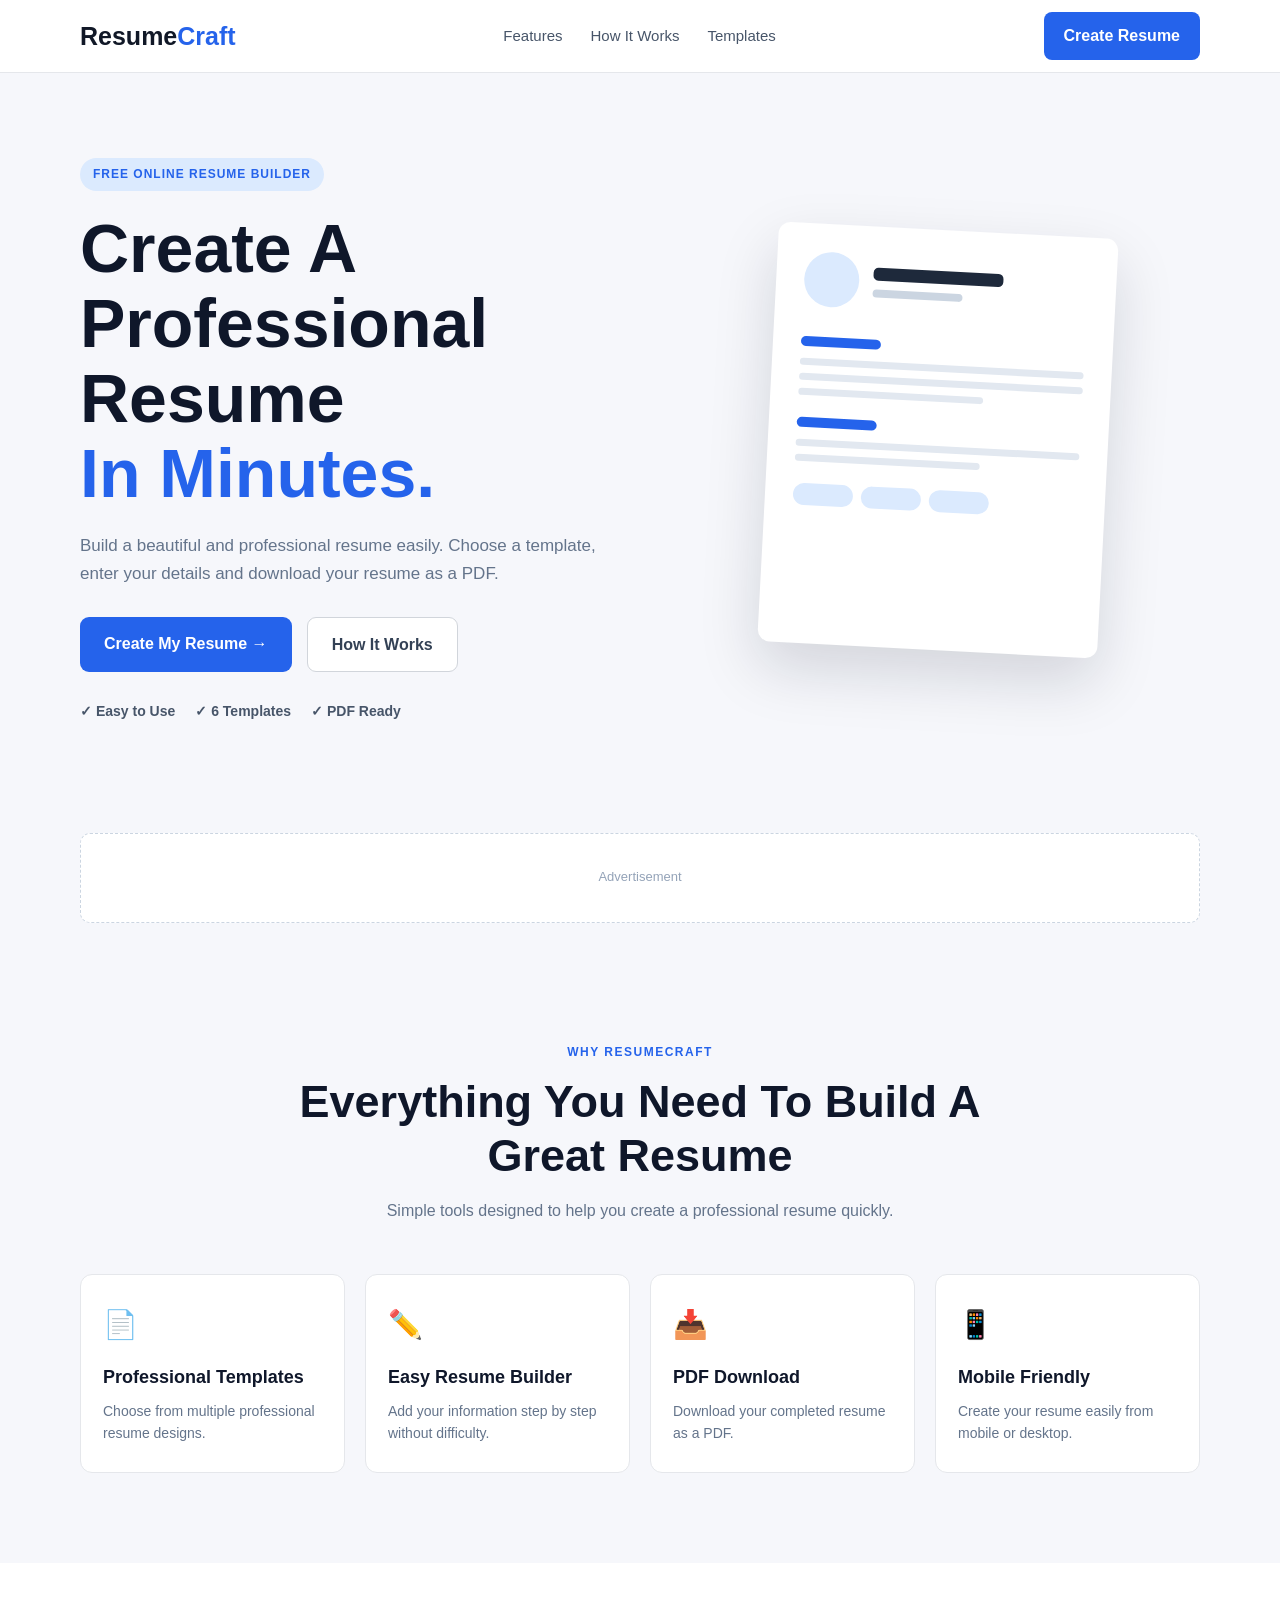
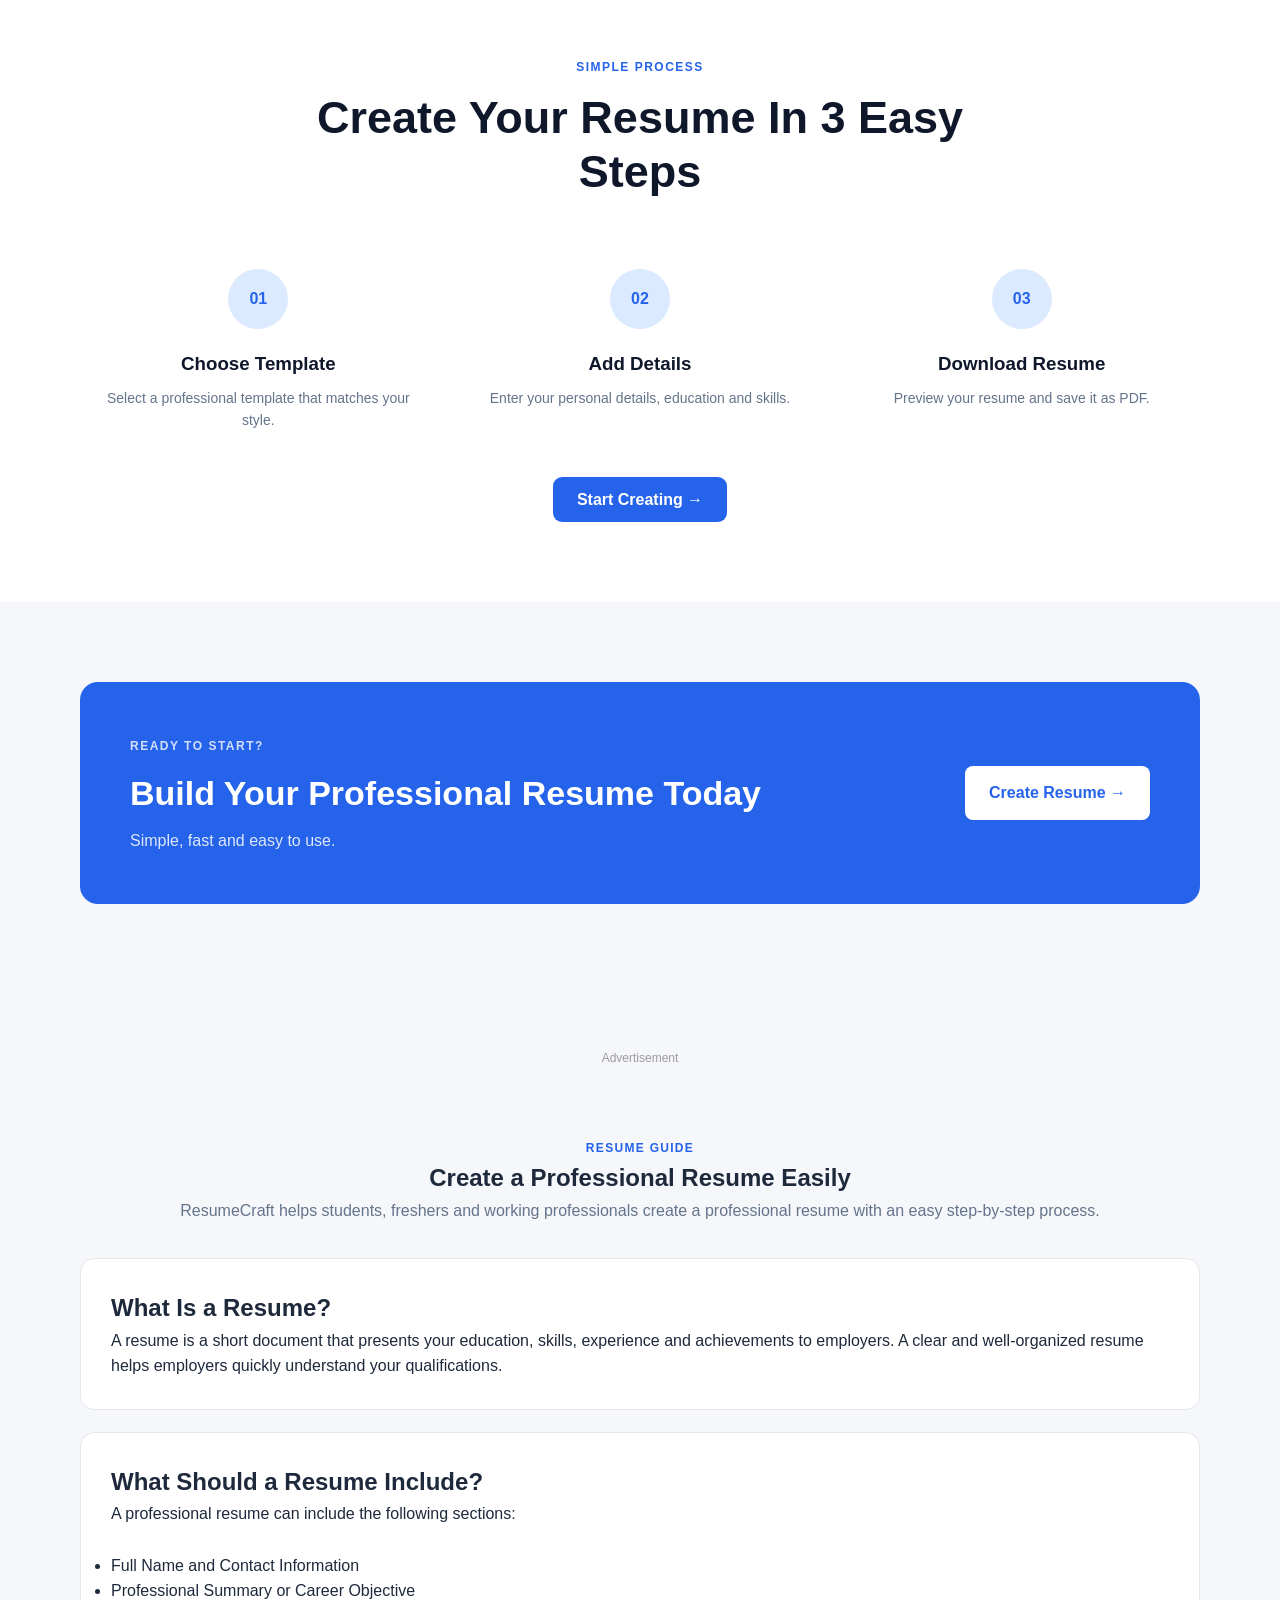
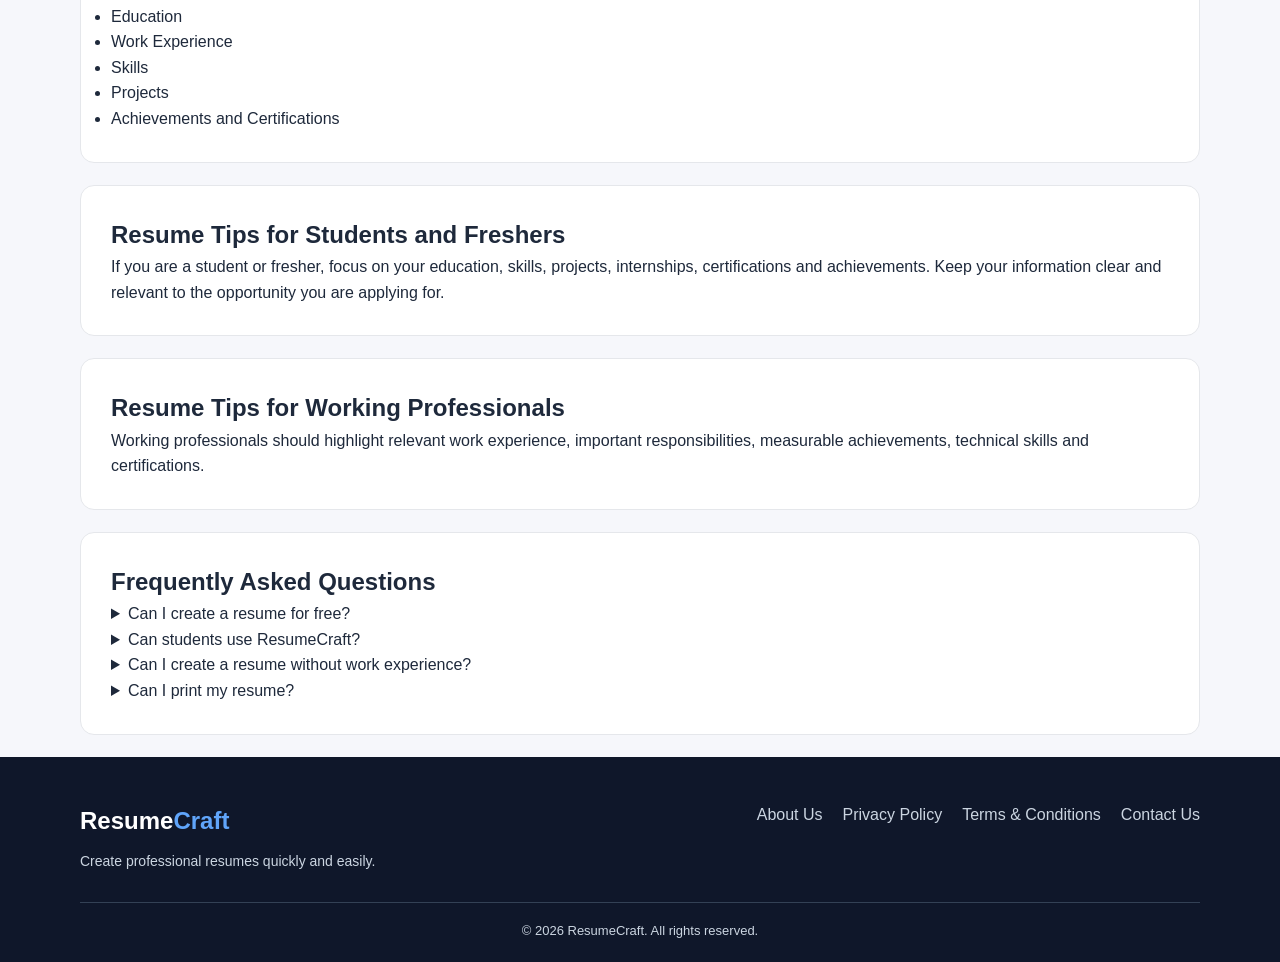
<file: index.html>
<!DOCTYPE html>
<html lang="en">

<head>

    <meta charset="UTF-8">

    <meta name="viewport"
        content="width=device-width, initial-scale=1.0">

    <title>ResumeCraft - Free Online Resume Builder</title>

    <meta name="description"
        content="Create a professional resume online for free with ResumeCraft. Choose professional resume templates and build your resume easily.">

    <meta name="keywords"
        content="resume builder, free resume builder, online resume maker, CV maker, professional resume, resume templates">

    <meta name="robots"
        content="index, follow">

    <meta name="author"
        content="ResumeCraft">

    <!-- Google Search Console Verification -->
    <meta name="google-site-verification"
        content="892_pLjT6JT-TYZY-HZE9oGKTqfSyGCt0KzJFH9rr8I">

    <!-- Canonical URL -->
    <link rel="canonical"
        href="https://resumecraftonline.github.io/resumecraft/">

    <!-- Open Graph -->
    <meta property="og:type"
        content="website">

    <meta property="og:title"
        content="ResumeCraft - Free Online Resume Builder">

    <meta property="og:description"
        content="Create a professional resume online for free with ResumeCraft.">

    <meta property="og:url"
        content="https://resumecraftonline.github.io/resumecraft/">

    <meta property="og:site_name"
        content="ResumeCraft">

    <!-- Mobile Browser Theme -->
    <meta name="theme-color"
        content="#0b0b0f">

    <!-- CSS -->
    <link rel="stylesheet"
        href="css/style.css">

    <!-- FAQ Schema -->
    <script type="application/ld+json">
    {
      "@context": "https://schema.org",
      "@type": "FAQPage",
      "mainEntity": [
        {
          "@type": "Question",
          "name": "Can I create a resume for free?",
          "acceptedAnswer": {
            "@type": "Answer",
            "text": "ResumeCraft provides an online resume creation tool for creating professional resumes."
          }
        },
        {
          "@type": "Question",
          "name": "Can students use ResumeCraft?",
          "acceptedAnswer": {
            "@type": "Answer",
            "text": "Yes. Students and freshers can create resumes highlighting their education, skills, projects and achievements."
          }
        },
        {
          "@type": "Question",
          "name": "Can I create a resume without work experience?",
          "acceptedAnswer": {
            "@type": "Answer",
            "text": "Yes. You can focus on education, skills, projects, internships, certifications and achievements."
          }
        },
        {
          "@type": "Question",
          "name": "Can I print my resume?",
          "acceptedAnswer": {
            "@type": "Answer",
            "text": "Yes. After creating your resume, you can use the preview and print functionality."
          }
        }
      ]
    }
    </script>

</head>

<body>

    <!-- HEADER -->

    <header class="header">

        <div class="container header-container">

            <a href="index.html" class="logo">
                Resume<span>Craft</span>
            </a>

            <nav class="navigation">

                <a href="#features">Features</a>

                <a href="#how-it-works">How It Works</a>

                <a href="templates.html">Templates</a>

            </nav>

            <a href="templates.html" class="header-button">
                Create Resume
            </a>

        </div>

    </header>


    <!-- HERO -->

    <section class="hero">

        <div class="container hero-container">

            <div class="hero-content">

                <div class="hero-badge">
                    FREE ONLINE RESUME BUILDER
                </div>

                <h1>
                    Create A Professional Resume
                    <span>In Minutes.</span>
                </h1>

                <p>
                    Build a beautiful and professional resume easily.
                    Choose a template, enter your details and download
                    your resume as a PDF.
                </p>

                <div class="hero-buttons">

                    <a href="templates.html"
                        class="primary-button">

                        Create My Resume →

                    </a>

                    <a href="#how-it-works"
                        class="secondary-button">

                        How It Works

                    </a>

                </div>

                <div class="hero-points">

                    <span>✓ Easy to Use</span>

                    <span>✓ 6 Templates</span>

                    <span>✓ PDF Ready</span>

                </div>

            </div>


            <!-- HERO PREVIEW -->

            <div class="hero-visual">

                <div class="hero-resume">

                    <div class="mini-resume-header">

                        <div class="mini-profile"></div>

                        <div>

                            <div class="mini-name"></div>

                            <div class="mini-small-line"></div>

                        </div>

                    </div>


                    <div class="mini-section">

                        <div class="mini-title"></div>

                        <div class="mini-line"></div>

                        <div class="mini-line"></div>

                        <div class="mini-line short"></div>

                    </div>


                    <div class="mini-section">

                        <div class="mini-title"></div>

                        <div class="mini-line"></div>

                        <div class="mini-line short"></div>

                    </div>


                    <div class="mini-tags">

                        <span></span>
                        <span></span>
                        <span></span>

                    </div>

                </div>

            </div>

        </div>

    </section>


    <!-- AD -->

    <div class="container">

        <div class="ad-box">
            Advertisement
        </div>

    </div>


    <!-- FEATURES -->

    <section id="features"
        class="features-section">

        <div class="container">

            <div class="section-heading">

                <span>WHY RESUMECRAFT</span>

                <h2>
                    Everything You Need To Build
                    A Great Resume
                </h2>

                <p>
                    Simple tools designed to help you create
                    a professional resume quickly.
                </p>

            </div>


            <div class="features-grid">

                <div class="feature-card">

                    <div class="feature-icon">📄</div>

                    <h3>Professional Templates</h3>

                    <p>
                        Choose from multiple professional
                        resume designs.
                    </p>

                </div>


                <div class="feature-card">

                    <div class="feature-icon">✏️</div>

                    <h3>Easy Resume Builder</h3>

                    <p>
                        Add your information step by step
                        without difficulty.
                    </p>

                </div>


                <div class="feature-card">

                    <div class="feature-icon">📥</div>

                    <h3>PDF Download</h3>

                    <p>
                        Download your completed resume
                        as a PDF.
                    </p>

                </div>


                <div class="feature-card">

                    <div class="feature-icon">📱</div>

                    <h3>Mobile Friendly</h3>

                    <p>
                        Create your resume easily from
                        mobile or desktop.
                    </p>

                </div>

            </div>

        </div>

    </section>


    <!-- HOW IT WORKS -->

    <section id="how-it-works"
        class="how-section">

        <div class="container">

            <div class="section-heading">

                <span>SIMPLE PROCESS</span>

                <h2>
                    Create Your Resume In 3 Easy Steps
                </h2>

            </div>


            <div class="steps-grid">

                <div class="step-card">

                    <div class="step-number">01</div>

                    <h3>Choose Template</h3>

                    <p>
                        Select a professional template
                        that matches your style.
                    </p>

                </div>


                <div class="step-card">

                    <div class="step-number">02</div>

                    <h3>Add Details</h3>

                    <p>
                        Enter your personal details,
                        education and skills.
                    </p>

                </div>


                <div class="step-card">

                    <div class="step-number">03</div>

                    <h3>Download Resume</h3>

                    <p>
                        Preview your resume and
                        save it as PDF.
                    </p>

                </div>

            </div>


            <div class="center-button">

                <a href="templates.html"
                    class="primary-button">

                    Start Creating →

                </a>

            </div>

        </div>

    </section>


    <!-- CTA -->

    <section class="cta-section">

        <div class="container">

            <div class="cta-box">

                <div>

                    <span>READY TO START?</span>

                    <h2>
                        Build Your Professional Resume Today
                    </h2>

                    <p>
                        Simple, fast and easy to use.
                    </p>

                </div>

                <a href="templates.html"
                    class="cta-button">

                    Create Resume →

                </a>

            </div>

        </div>

    </section>

<section class="seo-content"><div class="container">
<div class="ad-container">
    <span>Advertisement</span>
</div>
    <div class="page-heading">
        <span>RESUME GUIDE</span>
        <h2>Create a Professional Resume Easily</h2>
        <p>
            ResumeCraft helps students, freshers and working professionals
            create a professional resume with an easy step-by-step process.
        </p>
    </div>


    <div class="form-card">

        <h2>What Is a Resume?</h2>

        <p>
            A resume is a short document that presents your education,
            skills, experience and achievements to employers. A clear and
            well-organized resume helps employers quickly understand your
            qualifications.
        </p>

    </div>


    <div class="form-card">

        <h2>What Should a Resume Include?</h2>

        <p>
            A professional resume can include the following sections:
        </p>

        <br>

        <ul>
            <li>Full Name and Contact Information</li>
            <li>Professional Summary or Career Objective</li>
            <li>Education</li>
            <li>Work Experience</li>
            <li>Skills</li>
            <li>Projects</li>
            <li>Achievements and Certifications</li>
        </ul>

    </div>


    <div class="form-card">

        <h2>Resume Tips for Students and Freshers</h2>

        <p>
            If you are a student or fresher, focus on your education,
            skills, projects, internships, certifications and achievements.
            Keep your information clear and relevant to the opportunity
            you are applying for.
        </p>

    </div>


    <div class="form-card">

        <h2>Resume Tips for Working Professionals</h2>

        <p>
            Working professionals should highlight relevant work
            experience, important responsibilities, measurable achievements,
            technical skills and certifications.
        </p>

    </div>


    <div class="form-card">

        <h2>Frequently Asked Questions</h2>

        <details>
            <summary>Can I create a resume for free?</summary>

            <p>
                Yes. ResumeCraft provides an online resume creation tool
                that can be used to create a professional resume.
            </p>
        </details>


        <details>
            <summary>Can students use ResumeCraft?</summary>

            <p>
                Yes. Students and freshers can create resumes highlighting
                their education, skills, projects and achievements.
            </p>
        </details>


        <details>
            <summary>Can I create a resume without work experience?</summary>

            <p>
                Yes. A resume can focus on education, skills, projects,
                internships, certifications and achievements even when
                you do not have formal work experience.
            </p>
        </details>


        <details>
            <summary>Can I print my resume?</summary>

            <p>
                After creating your resume, you can use the preview and
                print functionality provided by the website.
            </p>
        </details>

    </div>

</div>

</section>
    <!-- FOOTER -->

    <footer class="footer"><div class="container footer-container">

    <div>
        <div class="footer-logo">
            Resume<span>Craft</span>
        </div>

        <p>
            Create professional resumes quickly and easily.
        </p>
    </div>


    <div class="footer-links">

        <a href="about.html">About Us</a>

        <a href="privacy.html">Privacy Policy</a>

        <a href="terms.html">Terms & Conditions</a>

        <a href="contact.html">Contact Us</a>

    </div>

</div>


<div class="container footer-bottom">
    © 2026 ResumeCraft. All rights reserved.
</div>

    </footer>

    <script src="js/script.js"></script>

</body>

</html>
</file>
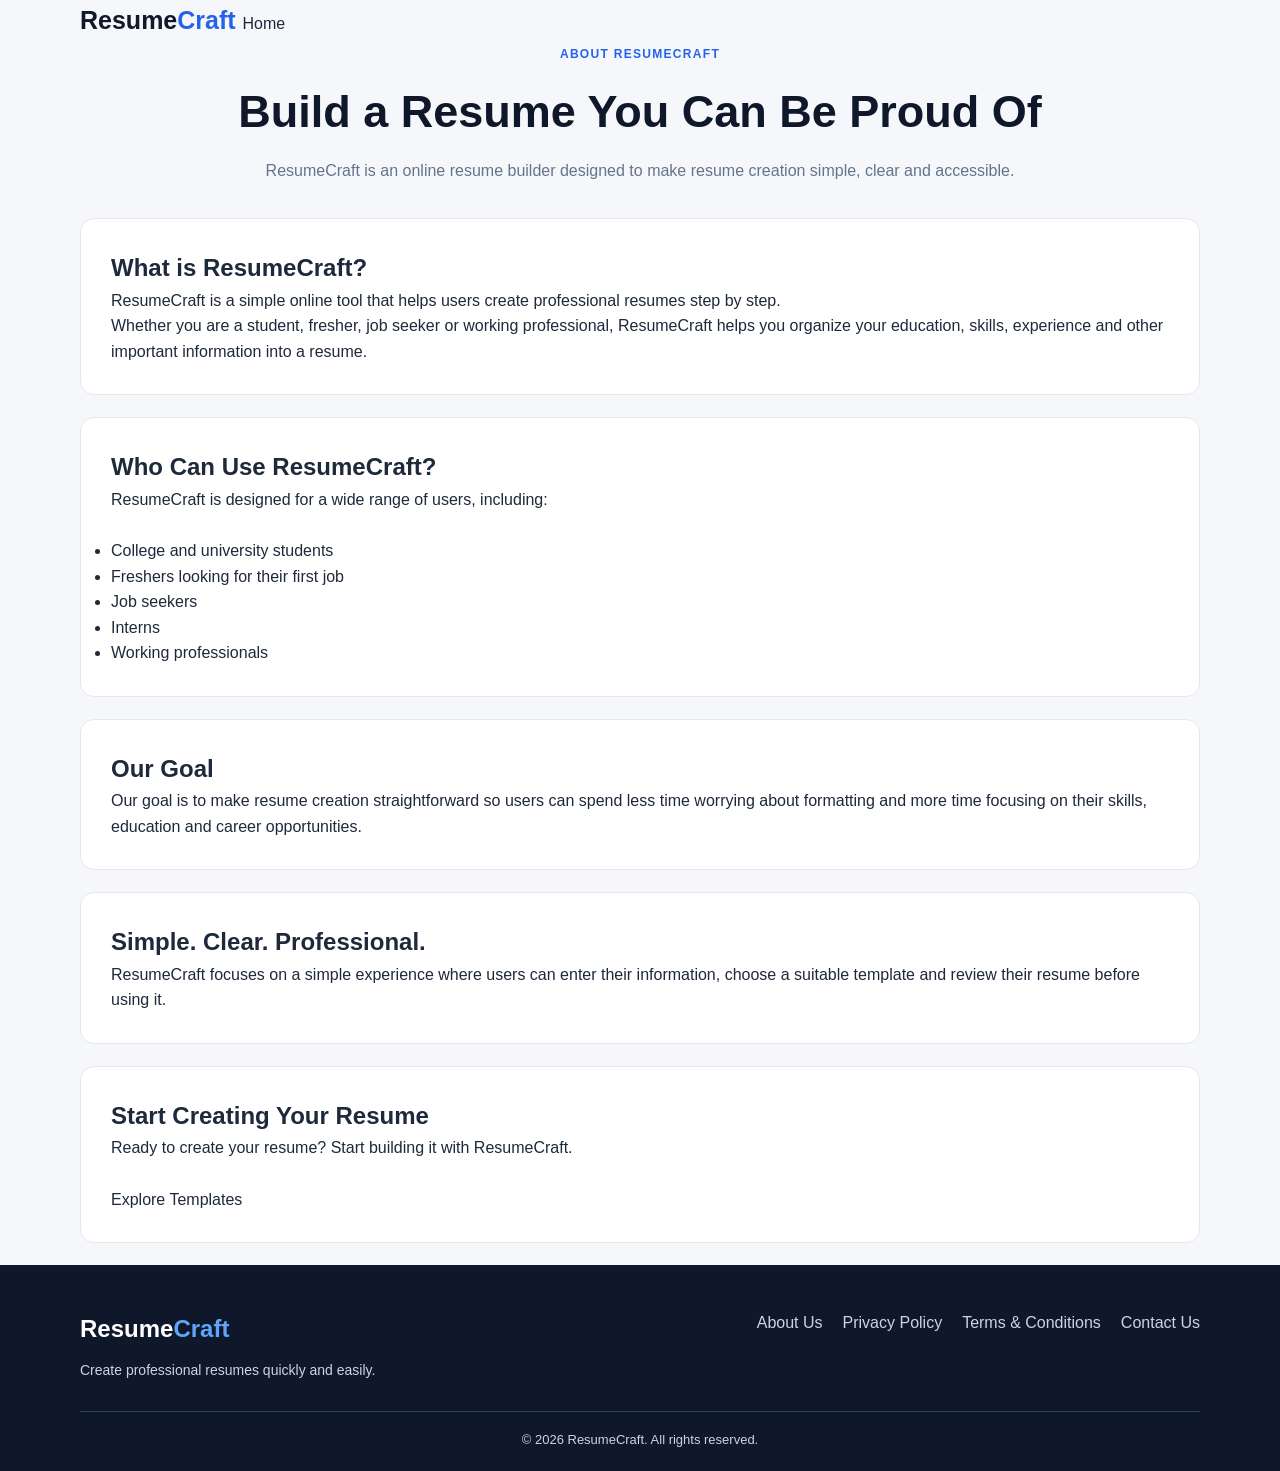
<file: about.html>
<!DOCTYPE html>
<html lang="en">

<head>
    <meta charset="UTF-8">

    <meta name="viewport"
        content="width=device-width, initial-scale=1.0">

    <title>About Us | ResumeCraft</title>

    <meta name="description"
        content="Learn about ResumeCraft, an easy online resume builder designed for students, freshers and working professionals.">

    <meta name="robots"
        content="index, follow">

    <meta name="author"
        content="ResumeCraft">

    <link rel="canonical"
        href="https://resumecraftonline.github.io/resumecraft/about.html">

    <link rel="stylesheet"
        href="css/style.css">
</head>

<body>

    <div class="app">

        <header class="topbar">

            <div class="container">

                <a href="index.html"
                    class="logo">
                    Resume<span>Craft</span>
                </a>

                <a href="index.html"
                    class="back-btn">
                    Home
                </a>

            </div>

        </header>


        <main>

            <section class="seo-content">

                <div class="container">

                    <div class="page-heading">

                        <span>ABOUT RESUMECRAFT</span>

                        <h1>
                            Build a Resume You Can Be Proud Of
                        </h1>

                        <p>
                            ResumeCraft is an online resume builder
                            designed to make resume creation simple,
                            clear and accessible.
                        </p>

                    </div>


                    <div class="form-card">

                        <h2>What is ResumeCraft?</h2>

                        <p>
                            ResumeCraft is a simple online tool that
                            helps users create professional resumes
                            step by step.
                        </p>

                        <p>
                            Whether you are a student, fresher,
                            job seeker or working professional,
                            ResumeCraft helps you organize your
                            education, skills, experience and other
                            important information into a resume.
                        </p>

                    </div>


                    <div class="form-card">

                        <h2>Who Can Use ResumeCraft?</h2>

                        <p>
                            ResumeCraft is designed for a wide range
                            of users, including:
                        </p>

                        <br>

                        <ul>

                            <li>
                                College and university students
                            </li>

                            <li>
                                Freshers looking for their first job
                            </li>

                            <li>
                                Job seekers
                            </li>

                            <li>
                                Interns
                            </li>

                            <li>
                                Working professionals
                            </li>

                        </ul>

                    </div>


                    <div class="form-card">

                        <h2>Our Goal</h2>

                        <p>
                            Our goal is to make resume creation
                            straightforward so users can spend less
                            time worrying about formatting and more
                            time focusing on their skills, education
                            and career opportunities.
                        </p>

                    </div>


                    <div class="form-card">

                        <h2>Simple. Clear. Professional.</h2>

                        <p>
                            ResumeCraft focuses on a simple experience
                            where users can enter their information,
                            choose a suitable template and review their
                            resume before using it.
                        </p>

                    </div>


                    <div class="form-card">

                        <h2>Start Creating Your Resume</h2>

                        <p>
                            Ready to create your resume?
                            Start building it with ResumeCraft.
                        </p>

                        <br>

                        <a href="templates.html"
                            class="primary-btn">
                            Explore Templates
                        </a>

                    </div>

                </div>

            </section>

        </main>


        <footer class="footer">

            <div class="container footer-container">

                <div>

                    <div class="footer-logo">
                        Resume<span>Craft</span>
                    </div>

                    <p>
                        Create professional resumes quickly
                        and easily.
                    </p>

                </div>


                <div class="footer-links">

                    <a href="about.html">
                        About Us
                    </a>

                    <a href="privacy.html">
                        Privacy Policy
                    </a>

                    <a href="terms.html">
                        Terms & Conditions
                    </a>

                    <a href="contact.html">
                        Contact Us
                    </a>

                </div>

            </div>


            <div class="container footer-bottom">

                © 2026 ResumeCraft.
                All rights reserved.

            </div>

        </footer>

    </div>

</body>

</html>
</file>
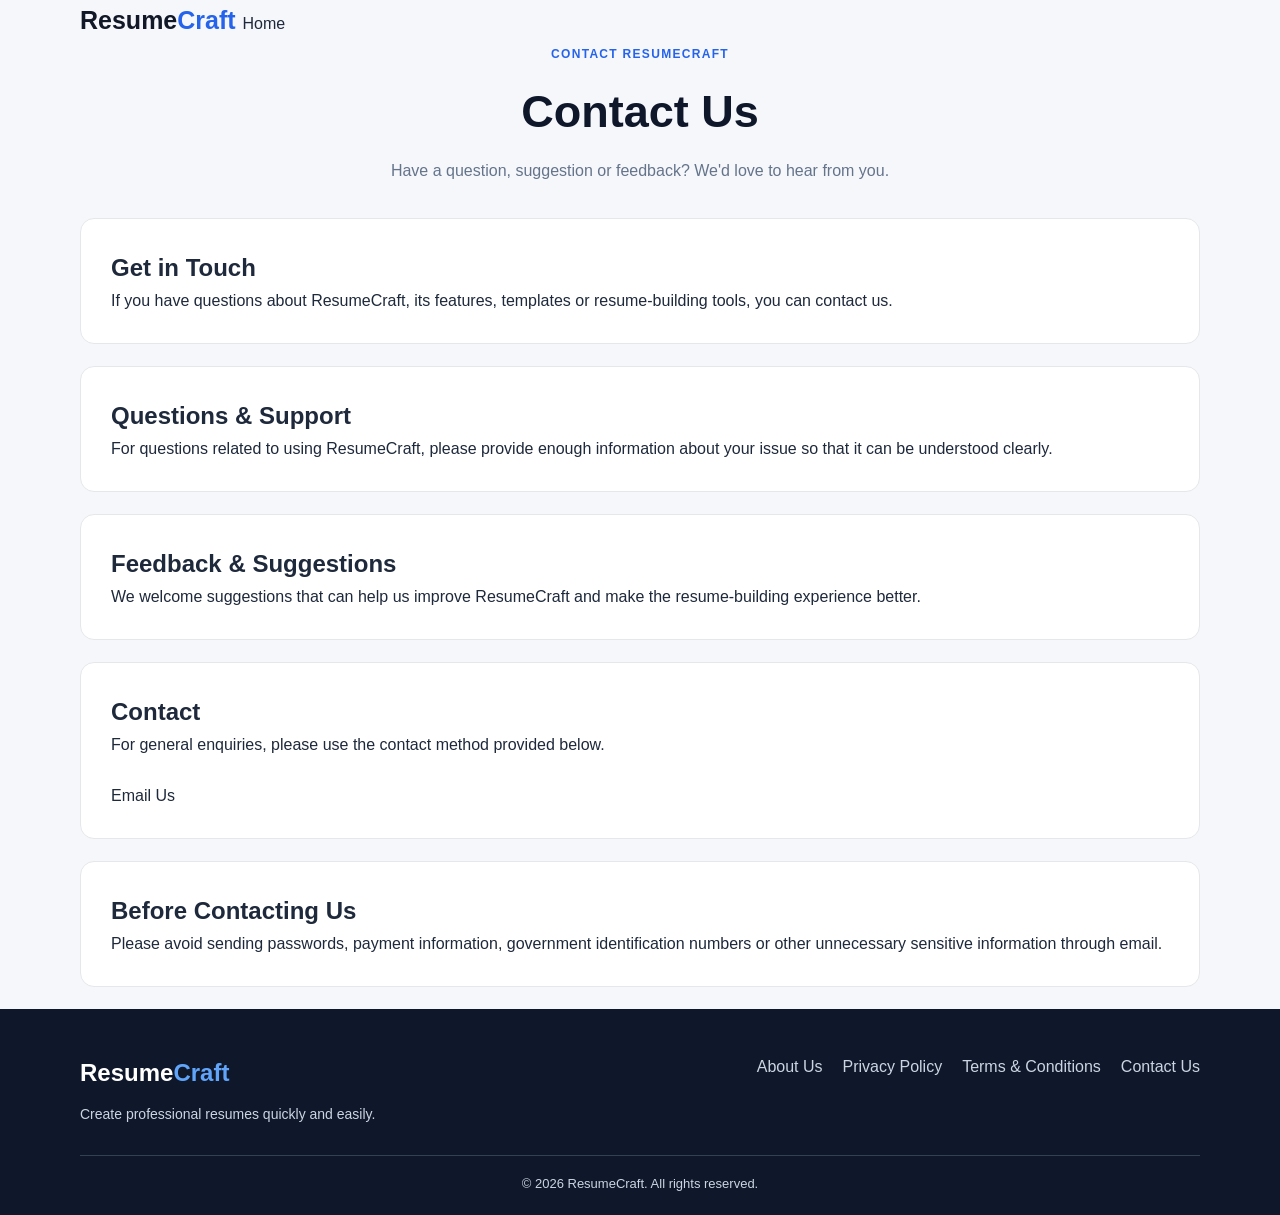
<file: contact.html>
<!DOCTYPE html>
<html lang="en">

<head>

    <meta charset="UTF-8">

    <meta name="viewport"
        content="width=device-width, initial-scale=1.0">

    <title>Contact Us | ResumeCraft</title>

    <meta name="description"
        content="Contact ResumeCraft for questions, feedback, suggestions or support regarding our online resume builder.">

    <meta name="robots"
        content="index, follow">

    <meta name="author"
        content="ResumeCraft">

    <link rel="canonical"
        href="https://resumecraftonline.github.io/resumecraft/contact.html">

    <link rel="stylesheet"
        href="css/style.css">

</head>

<body>

<div class="app">

    <!-- Header -->

    <header class="topbar">

        <div class="container">

            <a href="index.html" class="logo">
                Resume<span>Craft</span>
            </a>

            <a href="index.html" class="back-btn">
                Home
            </a>

        </div>

    </header>


    <!-- Main Content -->

    <main>

        <section class="seo-content">

            <div class="container">

                <div class="page-heading">

                    <span>CONTACT RESUMECRAFT</span>

                    <h1>
                        Contact Us
                    </h1>

                    <p>
                        Have a question, suggestion or feedback?
                        We'd love to hear from you.
                    </p>

                </div>


                <div class="form-card">

                    <h2>Get in Touch</h2>

                    <p>
                        If you have questions about ResumeCraft,
                        its features, templates or resume-building
                        tools, you can contact us.
                    </p>

                </div>


                <div class="form-card">

                    <h2>Questions & Support</h2>

                    <p>
                        For questions related to using ResumeCraft,
                        please provide enough information about your
                        issue so that it can be understood clearly.
                    </p>

                </div>


                <div class="form-card">

                    <h2>Feedback & Suggestions</h2>

                    <p>
                        We welcome suggestions that can help us improve
                        ResumeCraft and make the resume-building
                        experience better.
                    </p>

                </div>


                <div class="form-card">

                    <h2>Contact</h2>

                    <p>
                        For general enquiries, please use the contact
                        method provided below.
                    </p>

                    <br>

                    <a
                        href="mailto:YOUR-EMAIL@example.com"
                        class="primary-btn">

                        Email Us

                    </a>

                </div>


                <div class="form-card">

                    <h2>Before Contacting Us</h2>

                    <p>
                        Please avoid sending passwords, payment
                        information, government identification numbers
                        or other unnecessary sensitive information
                        through email.
                    </p>

                </div>


            </div>

        </section>

    </main>


    <!-- Footer -->

    <footer class="footer">

        <div class="container footer-container">

            <div>

                <div class="footer-logo">
                    Resume<span>Craft</span>
                </div>

                <p>
                    Create professional resumes quickly
                    and easily.
                </p>

            </div>


            <div class="footer-links">

                <a href="about.html">
                    About Us
                </a>

                <a href="privacy.html">
                    Privacy Policy
                </a>

                <a href="terms.html">
                    Terms & Conditions
                </a>

                <a href="contact.html">
                    Contact Us
                </a>

            </div>

        </div>


        <div class="container footer-bottom">

            © 2026 ResumeCraft.
            All rights reserved.

        </div>

    </footer>

</div>

</body>

</html>
</file>
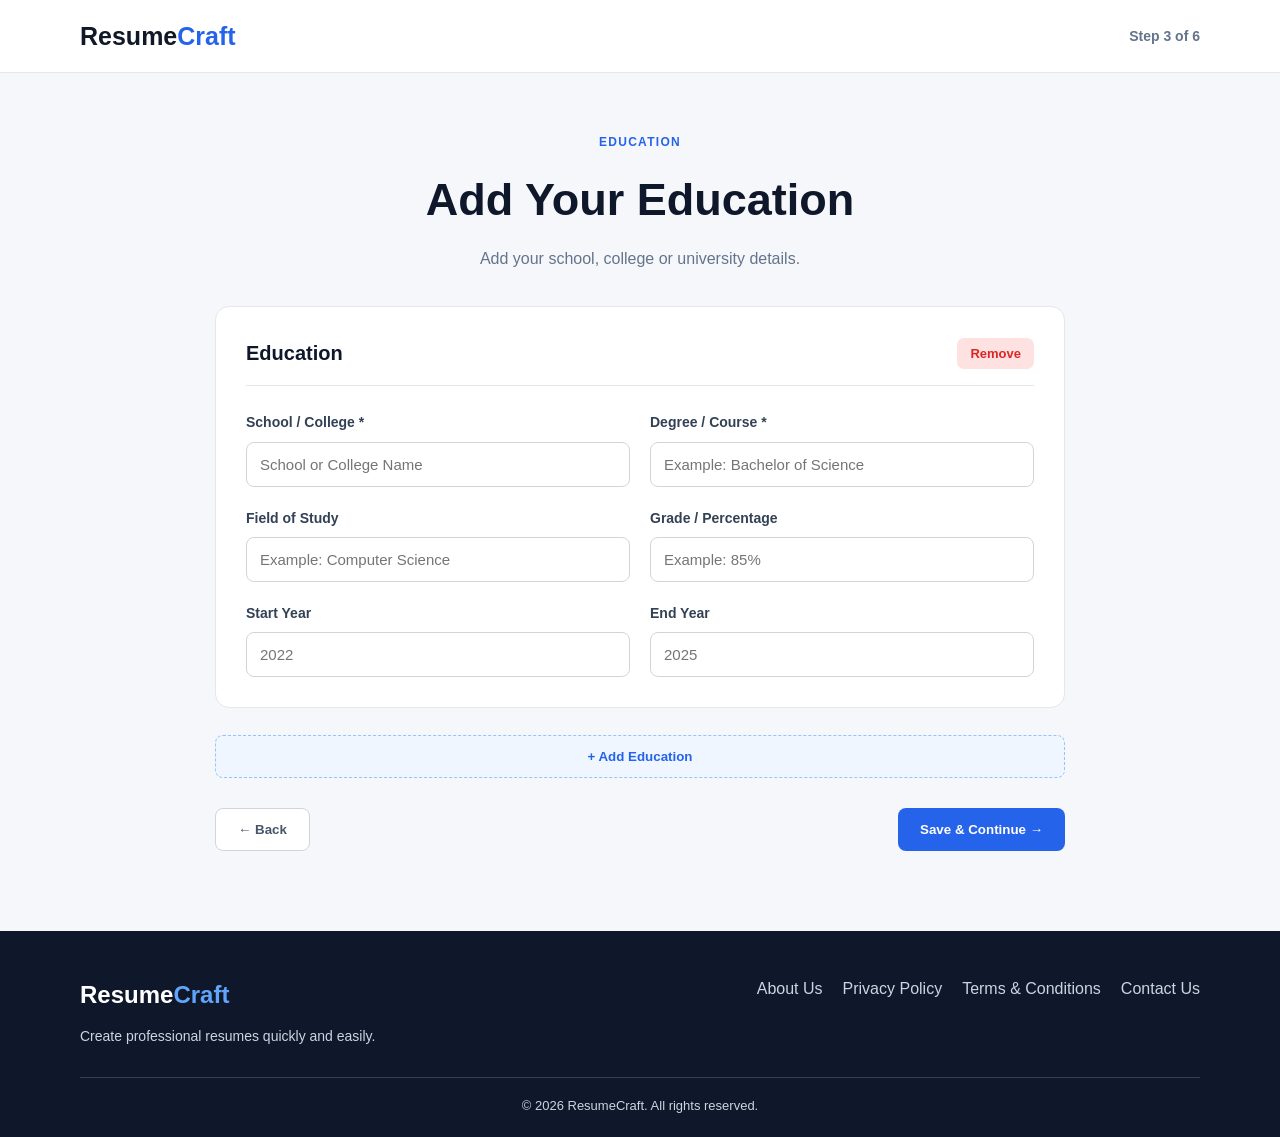
<file: education.html>
<!DOCTYPE html>
<html lang="en">

<head>

    <meta charset="UTF-8">

    <meta name="viewport"
        content="width=device-width, initial-scale=1.0">

    <title>Education Details | ResumeCraft</title>

<meta name="description"
    content="Add your education details to create a complete professional resume.">

<meta name="robots" content="noindex, follow">

    <link rel="stylesheet"
        href="css/style.css">

    <link rel="stylesheet"
        href="css/education.css">

</head>

<body>


    <header class="header">

        <div class="container header-container">

            <a href="index.html"
                class="logo">

                Resume<span>Craft</span>

            </a>

            <div class="step-indicator">
                Step 3 of 6
            </div>

        </div>

    </header>


    <main class="form-page">

        <div class="container form-container">


            <div class="page-heading">

                <span>EDUCATION</span>

                <h1>
                    Add Your Education
                </h1>

                <p>
                    Add your school, college or university details.
                </p>

            </div>


            <div id="educationList">

                <!-- Education cards added by JavaScript -->

            </div>


            <button id="addEducation"
                class="add-button">

                + Add Education

            </button>


            <div class="form-actions">

                <button id="backButton"
                    class="back-button">

                    ← Back

                </button>


                <button id="nextButton"
                    class="next-button">

                    Save & Continue →

                </button>

            </div>


        </div>

    </main>
<footer class="footer"><div class="container footer-container">

    <div>
        <div class="footer-logo">
            Resume<span>Craft</span>
        </div>

        <p>
            Create professional resumes quickly and easily.
        </p>
    </div>


    <div class="footer-links">

        <a href="about.html">About Us</a>

        <a href="privacy.html">Privacy Policy</a>

        <a href="terms.html">Terms & Conditions</a>

        <a href="contact.html">Contact Us</a>

    </div>

</div>


<div class="container footer-bottom">
    © 2026 ResumeCraft. All rights reserved.
</div>

</footer>

    <script src="js/education.js"></script>

</body>

</html>
</file>
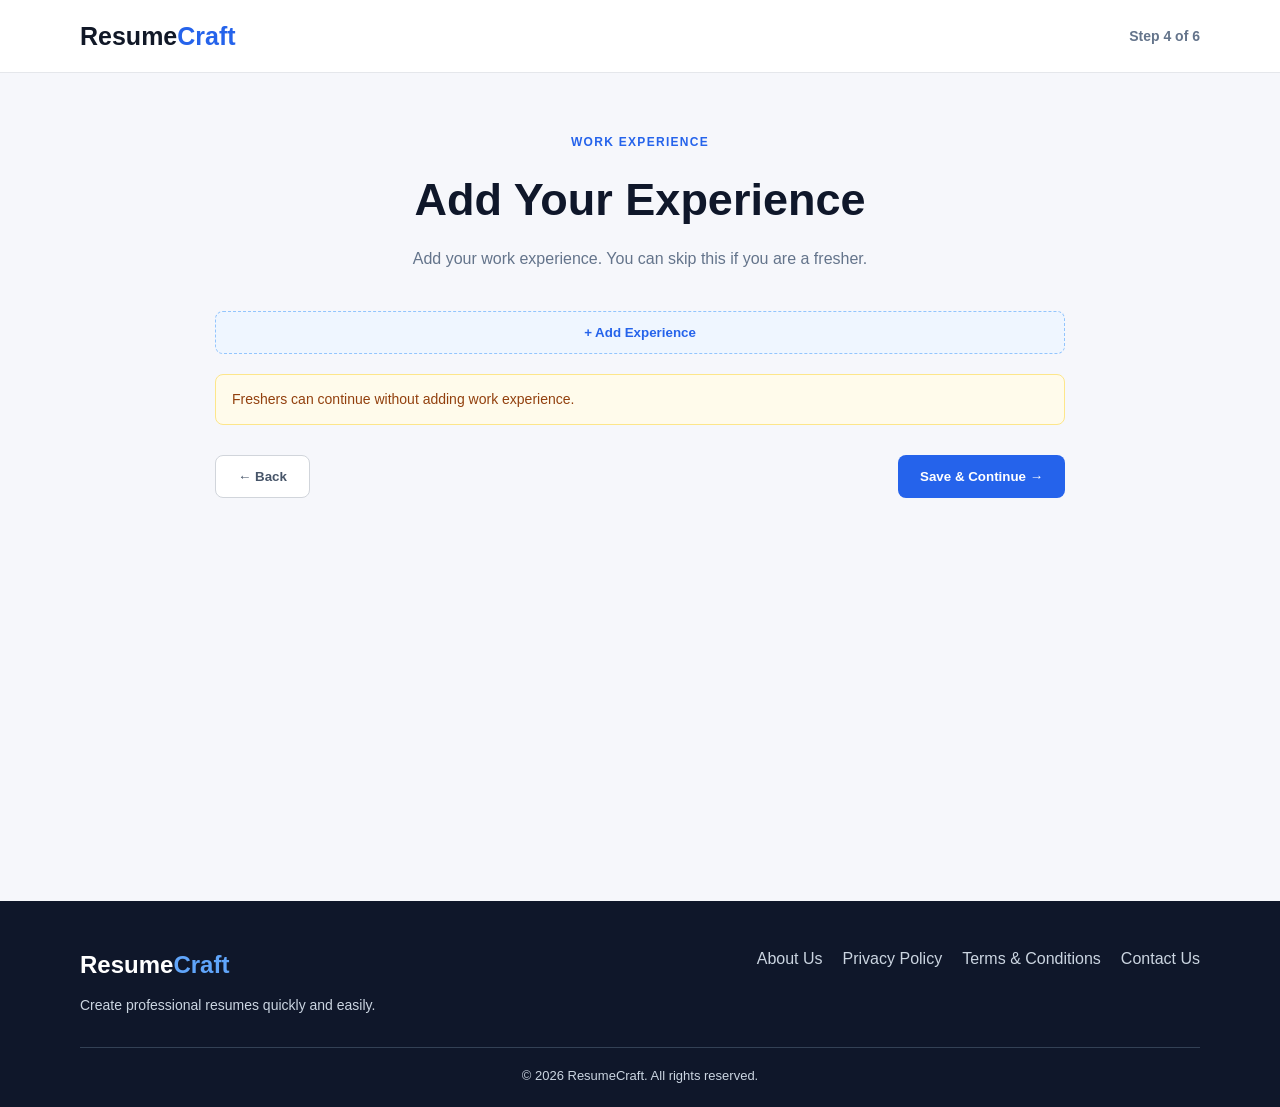
<file: experience.html>
<!DOCTYPE html>
<html lang="en">

<head>

    <meta charset="UTF-8">

    <meta name="viewport"
        content="width=device-width, initial-scale=1.0">

  
  <title>Work Experience | ResumeCraft</title>

<meta name="description"
    content="Add your work experience and professional details to your ResumeCraft resume.">

<meta name="robots" content="noindex, follow">

    <link rel="stylesheet"
        href="css/style.css">

    <link rel="stylesheet"
        href="css/experience.css">

</head>

<body>


    <header class="header">

        <div class="container header-container">

            <a href="index.html"
                class="logo">

                Resume<span>Craft</span>

            </a>

            <div class="step-indicator">
                Step 4 of 6
            </div>

        </div>

    </header>


    <main class="form-page">

        <div class="container form-container">


            <div class="page-heading">

                <span>WORK EXPERIENCE</span>

                <h1>
                    Add Your Experience
                </h1>

                <p>
                    Add your work experience.
                    You can skip this if you are a fresher.
                </p>

            </div>


            <div id="experienceList">

                <!-- Experience cards added by JavaScript -->

            </div>


            <button id="addExperience"
                class="add-button">

                + Add Experience

            </button>


            <div class="skip-message">

                Freshers can continue without adding work experience.

            </div>


            <div class="form-actions">

                <button id="backButton"
                    class="back-button">

                    ← Back

                </button>


                <button id="nextButton"
                    class="next-button">

                    Save & Continue →

                </button>

            </div>


        </div>

    </main>

<footer class="footer"><div class="container footer-container">

    <div>
        <div class="footer-logo">
            Resume<span>Craft</span>
        </div>

        <p>
            Create professional resumes quickly and easily.
        </p>
    </div>


    <div class="footer-links">

        <a href="about.html">About Us</a>

        <a href="privacy.html">Privacy Policy</a>

        <a href="terms.html">Terms & Conditions</a>

        <a href="contact.html">Contact Us</a>

    </div>

</div>


<div class="container footer-bottom">
    © 2026 ResumeCraft. All rights reserved.
</div>

</footer>
    <script src="js/experience.js"></script>

</body>

</html>
</file>
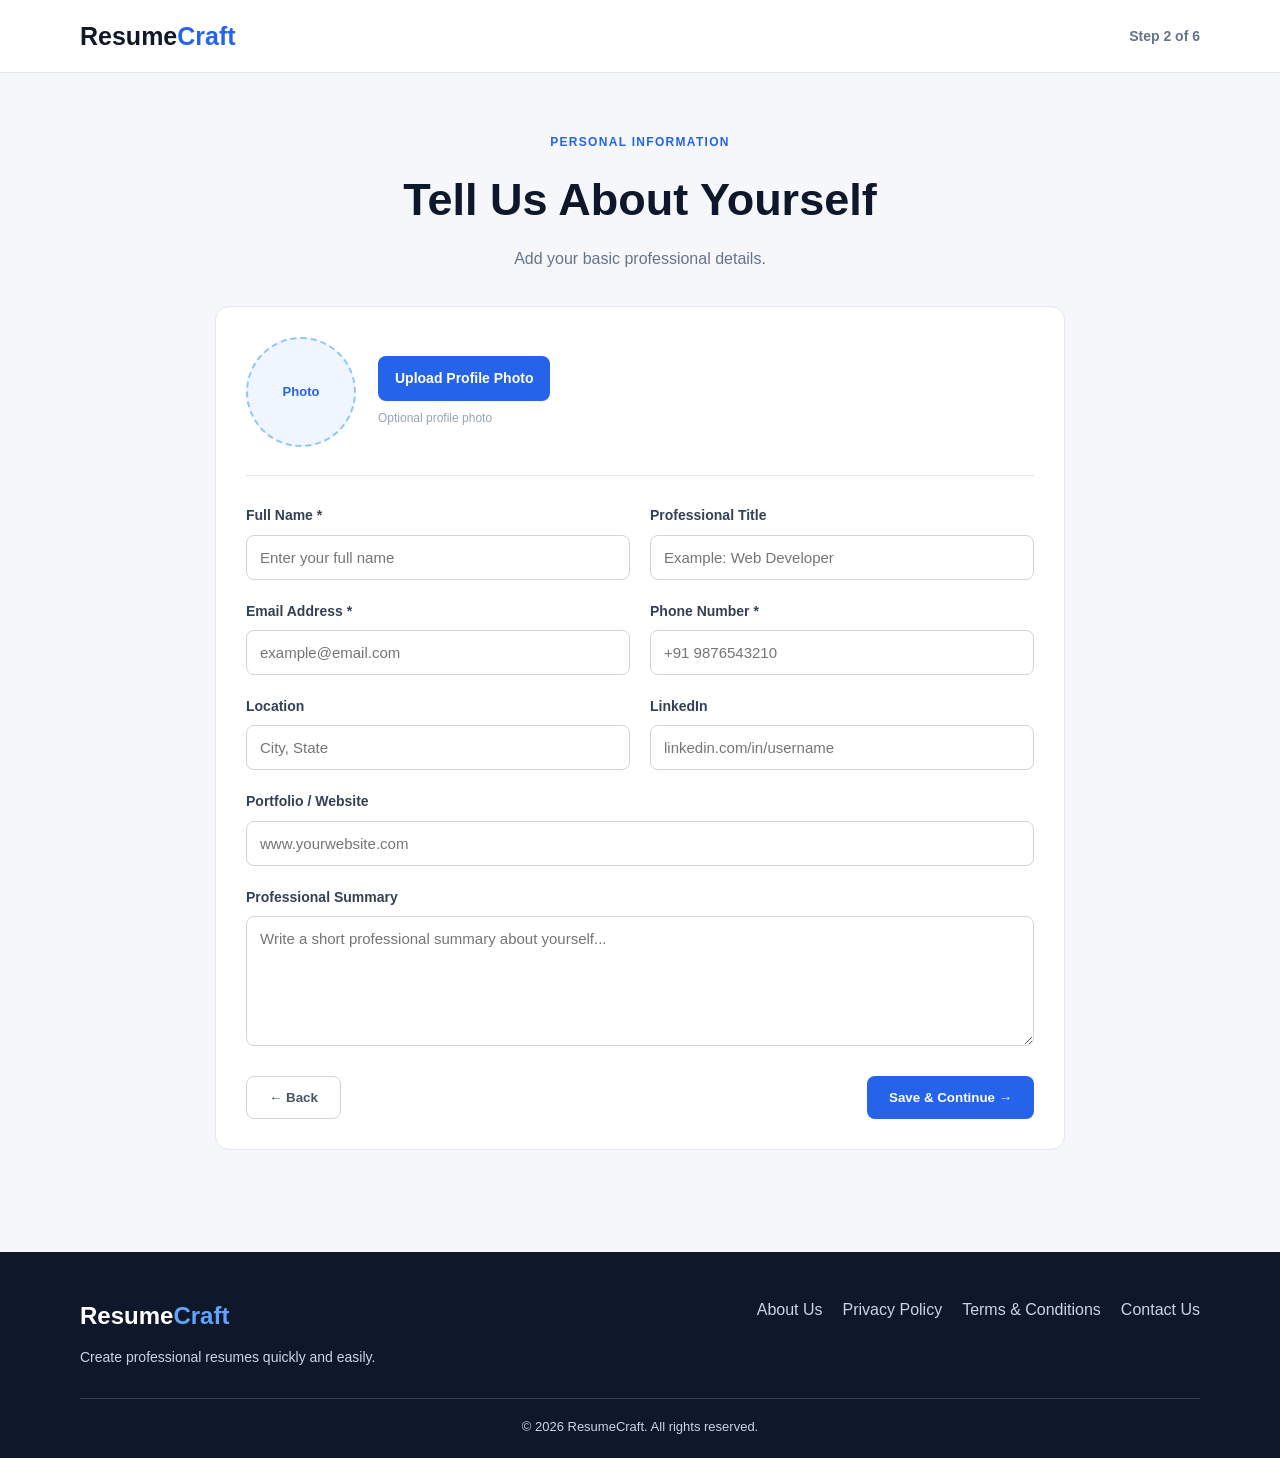
<file: personal.html>
<!DOCTYPE html>
<html lang="en">

<head>

    <meta charset="UTF-8">

    <meta name="viewport"
        content="width=device-width, initial-scale=1.0">

  <title>Personal Details | ResumeCraft</title>

<meta name="description"
    content="Enter your personal information and start creating your professional resume with ResumeCraft.">

<meta name="robots" content="noindex, follow">

    <link rel="stylesheet"
        href="css/style.css">

    <link rel="stylesheet"
        href="css/personal.css">

</head>

<body>


    <header class="header">

        <div class="container header-container">

            <a href="index.html"
                class="logo">

                Resume<span>Craft</span>

            </a>

            <div class="step-indicator">
                Step 2 of 6
            </div>

        </div>

    </header>


    <main class="form-page">

        <div class="container form-container">


            <div class="page-heading">

                <span>PERSONAL INFORMATION</span>

                <h1>
                    Tell Us About Yourself
                </h1>

                <p>
                    Add your basic professional details.
                </p>

            </div>


            <div class="form-card">


                <form id="personalForm">


                    <!-- PHOTO -->

                    <div class="photo-section">

                        <div id="photoPreview"
                            class="photo-preview">

                            <span>Photo</span>

                        </div>

                        <div>

                            <label for="profilePhoto"
                                class="upload-label">

                                Upload Profile Photo

                            </label>

                            <input type="file"
                                id="profilePhoto"
                                accept="image/*">

                            <p class="small-text">
                                Optional profile photo
                            </p>

                        </div>

                    </div>


                    <div class="form-grid">


                        <div class="form-group">

                            <label for="fullName">
                                Full Name *
                            </label>

                            <input type="text"
                                id="fullName"
                                placeholder="Enter your full name"
                                required>

                        </div>


                        <div class="form-group">

                            <label for="jobTitle">
                                Professional Title
                            </label>

                            <input type="text"
                                id="jobTitle"
                                placeholder="Example: Web Developer">

                        </div>


                        <div class="form-group">

                            <label for="email">
                                Email Address *
                            </label>

                            <input type="email"
                                id="email"
                                placeholder="example@email.com"
                                required>

                        </div>


                        <div class="form-group">

                            <label for="phone">
                                Phone Number *
                            </label>

                            <input type="tel"
                                id="phone"
                                placeholder="+91 9876543210"
                                required>

                        </div>


                        <div class="form-group">

                            <label for="location">
                                Location
                            </label>

                            <input type="text"
                                id="location"
                                placeholder="City, State">

                        </div>


                        <div class="form-group">

                            <label for="linkedin">
                                LinkedIn
                            </label>

                            <input type="text"
                                id="linkedin"
                                placeholder="linkedin.com/in/username">

                        </div>


                        <div class="form-group full-width">

                            <label for="portfolio">
                                Portfolio / Website
                            </label>

                            <input type="text"
                                id="portfolio"
                                placeholder="www.yourwebsite.com">

                        </div>


                        <div class="form-group full-width">

                            <label for="summary">
                                Professional Summary
                            </label>

                            <textarea id="summary"
                                rows="6"
                                placeholder="Write a short professional summary about yourself..."></textarea>

                        </div>


                    </div>


                    <div class="form-actions">

                        <button type="button"
                            id="backButton"
                            class="back-button">

                            ← Back

                        </button>


                        <button type="submit"
                            class="next-button">

                            Save & Continue →

                        </button>

                    </div>


                </form>

            </div>


        </div>

    </main>

<footer class="footer"><div class="container footer-container">

    <div>
        <div class="footer-logo">
            Resume<span>Craft</span>
        </div>

        <p>
            Create professional resumes quickly and easily.
        </p>
    </div>


    <div class="footer-links">

        <a href="about.html">About Us</a>

        <a href="privacy.html">Privacy Policy</a>

        <a href="terms.html">Terms & Conditions</a>

        <a href="contact.html">Contact Us</a>

    </div>

</div>


<div class="container footer-bottom">
    © 2026 ResumeCraft. All rights reserved.
</div>

</footer>
    <script src="js/personal.js"></script>

</body>

</html>
</file>
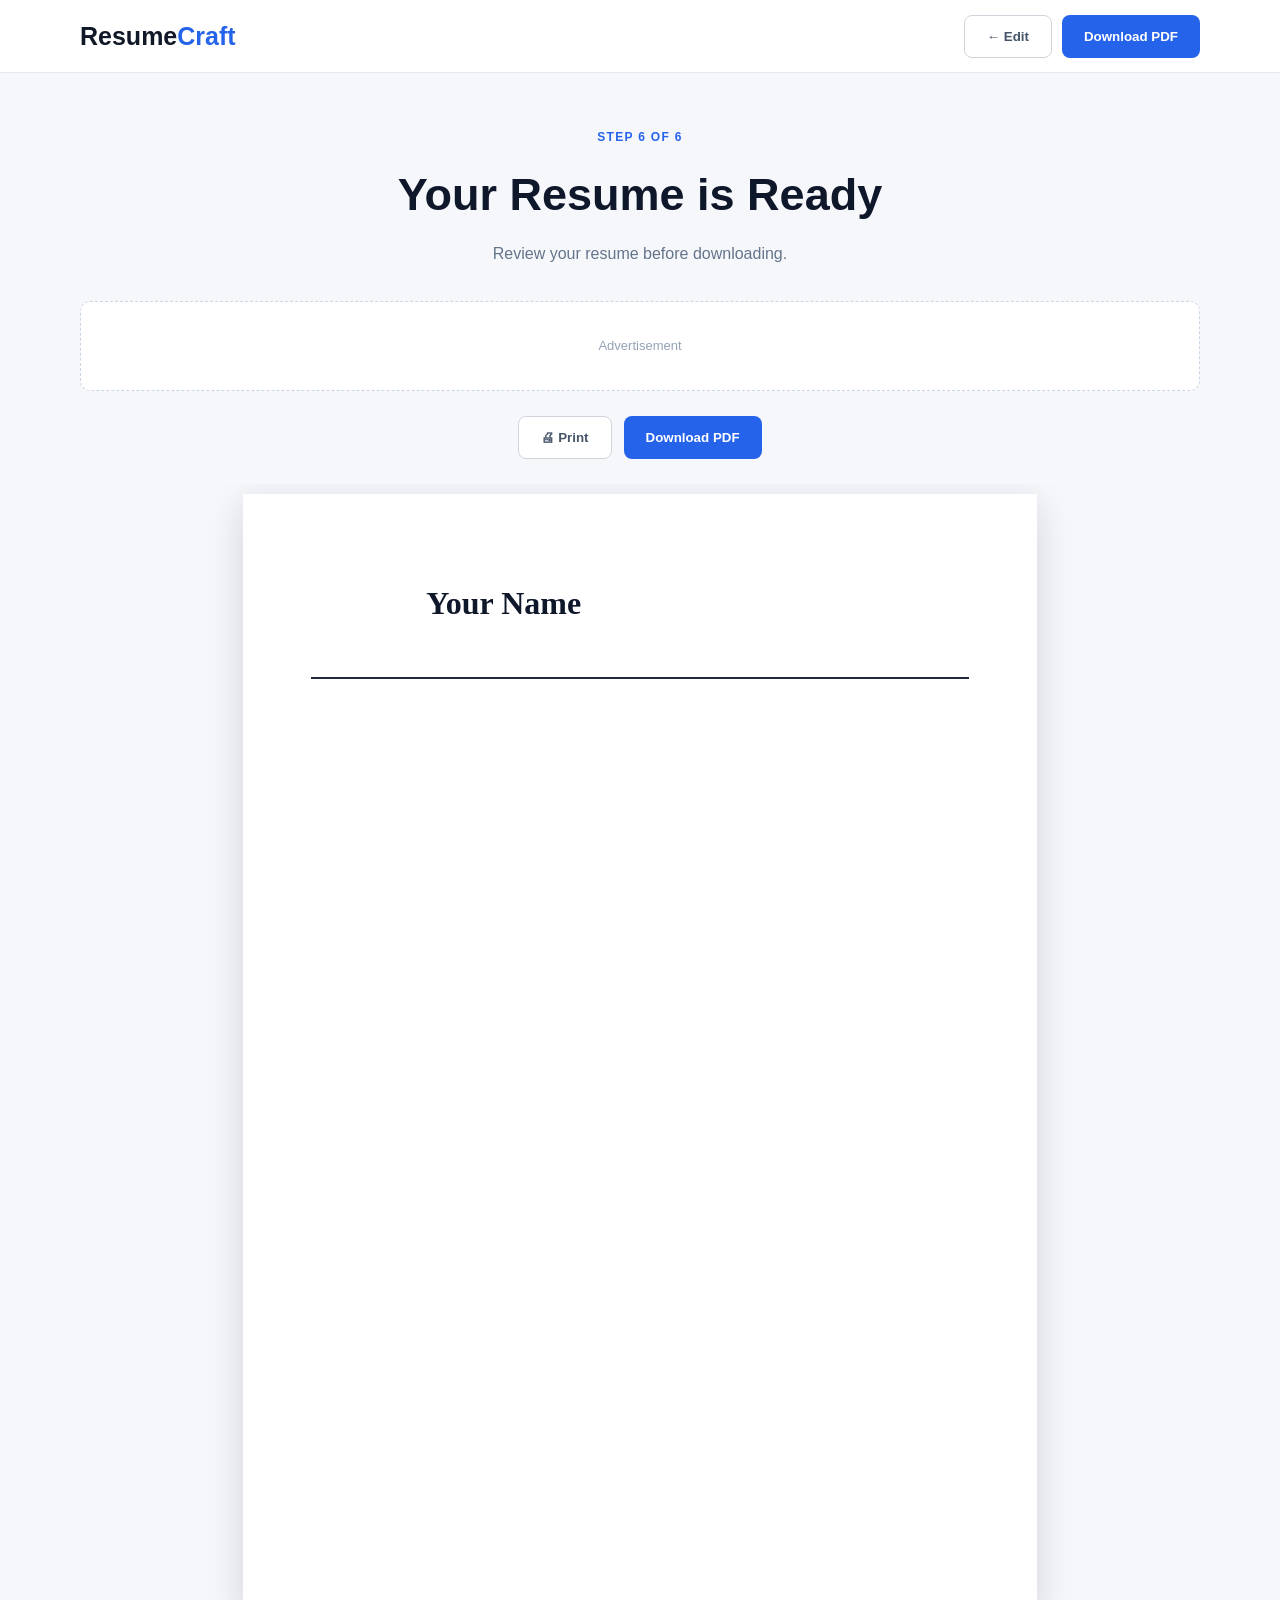
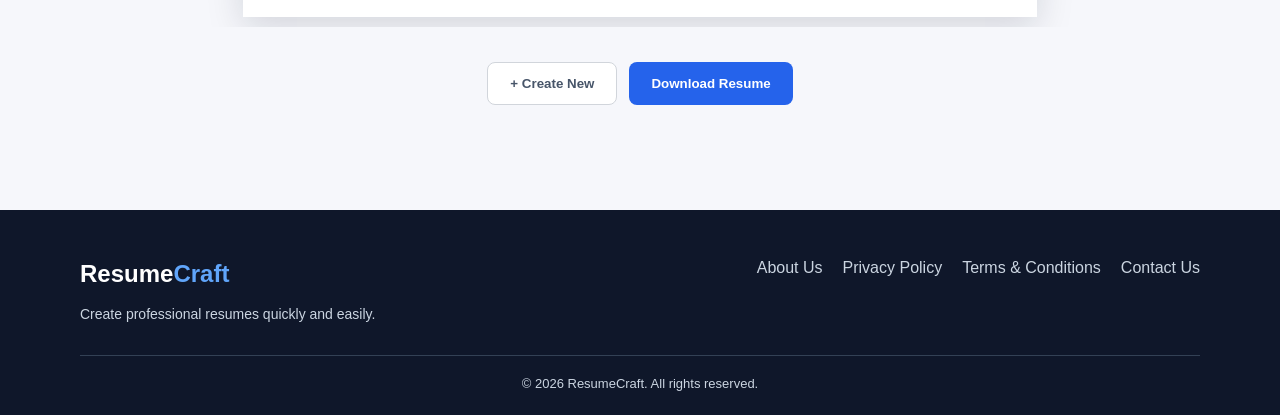
<file: preview.html>
<!DOCTYPE html>
<html lang="en">

<head>

    <meta charset="UTF-8">

    <meta name="viewport"
        content="width=device-width, initial-scale=1.0">

  
<title>Resume Preview | ResumeCraft</title>

<meta name="description"
    content="Preview and print your professional resume created with ResumeCraft.">

<meta name="robots" content="noindex, follow">
    <link rel="stylesheet"
        href="css/style.css">

    <link rel="stylesheet"
        href="css/preview.css">

</head>

<body>


    <header class="header preview-header">

        <div class="container header-container">

            <a href="index.html"
                class="logo">

                Resume<span>Craft</span>

            </a>


            <div class="preview-actions-top">

                <button id="editResume"
                    class="back-button">

                    ← Edit

                </button>

                <button id="downloadPDF"
                    class="next-button">

                    Download PDF

                </button>

            </div>

        </div>

    </header>


    <main class="preview-page">


        <div class="container">


            <div class="page-heading">

                <span>STEP 6 OF 6</span>

                <h1>
                    Your Resume is Ready
                </h1>

                <p>
                    Review your resume before downloading.
                </p>

            </div>


            <!-- ADVERTISEMENT -->

            <div class="ad-box preview-ad">

                Advertisement

            </div>


            <!-- RESUME ACTIONS -->

            <div class="resume-actions">

                <button id="printResume"
                    class="back-button">

                    🖨 Print

                </button>

                <button id="downloadPDFTop"
                    class="next-button">

                    Download PDF

                </button>

            </div>


            <!-- RESUME -->

            <div class="resume-wrapper">

                <div id="resume"
                    class="resume classic">

                    <!-- Resume generated by JavaScript -->

                </div>

            </div>


            <!-- BOTTOM ACTIONS -->

            <div class="resume-actions bottom-resume-actions">

                <button id="createNew"
                    class="back-button">

                    + Create New

                </button>

                <button id="downloadPDFBottom"
                    class="next-button">

                    Download Resume

                </button>

            </div>


        </div>

    </main>


    

<footer class="footer"><div class="container footer-container">

    <div>
        <div class="footer-logo">
            Resume<span>Craft</span>
        </div>

        <p>
            Create professional resumes quickly and easily.
        </p>
    </div>


    <div class="footer-links">

        <a href="about.html">About Us</a>

        <a href="privacy.html">Privacy Policy</a>

        <a href="terms.html">Terms & Conditions</a>

        <a href="contact.html">Contact Us</a>

    </div>

</div>


<div class="container footer-bottom">
    © 2026 ResumeCraft. All rights reserved.
</div>

</footer>
    <script src="js/preview.js"></script>

</body>

</html>
</file>
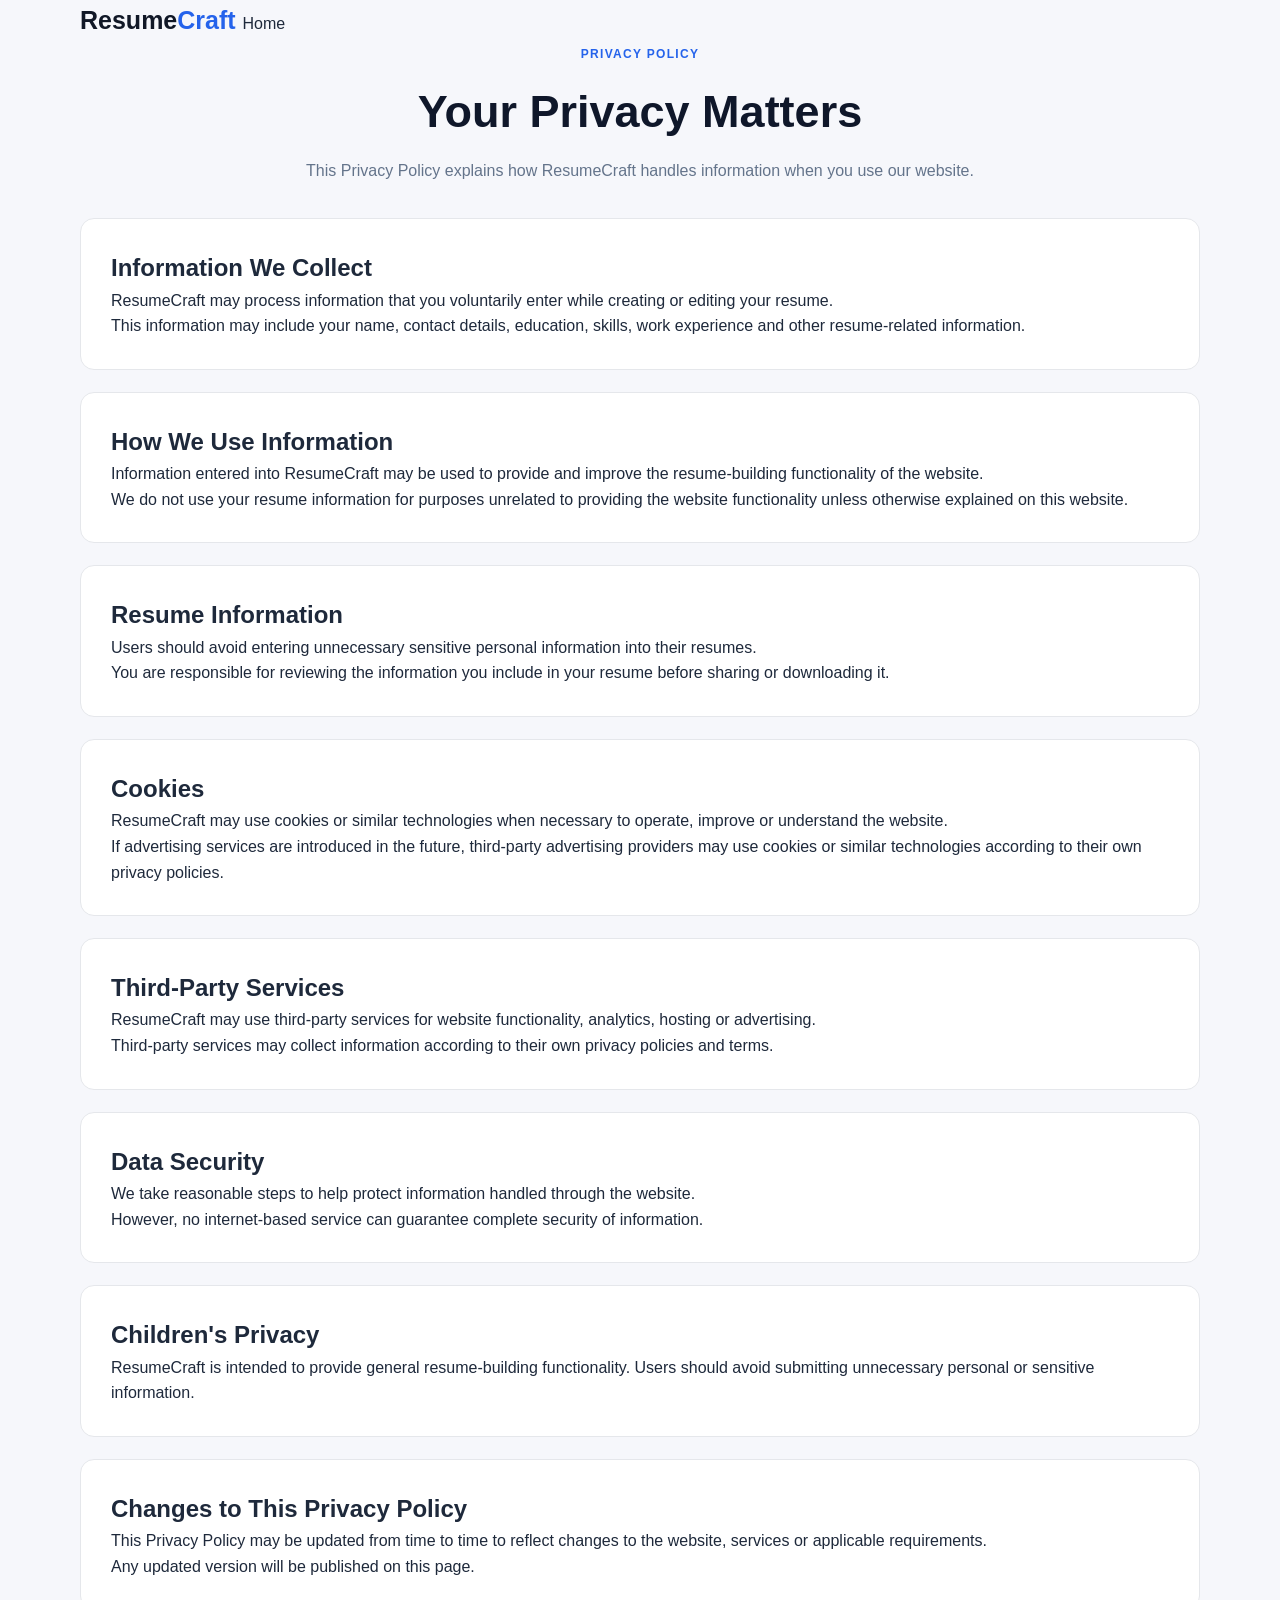
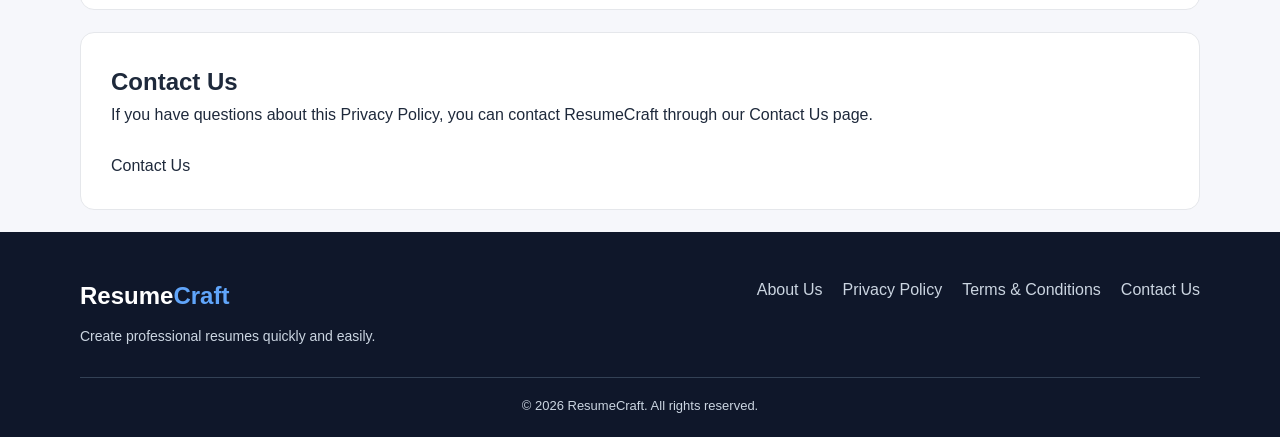
<file: privacy.html>
<!DOCTYPE html>
<html lang="en">

<head>

    <meta charset="UTF-8">

    <meta name="viewport"
        content="width=device-width, initial-scale=1.0">

    <title>Privacy Policy | ResumeCraft</title>

    <meta name="description"
        content="Read the Privacy Policy of ResumeCraft and learn how information is handled when using our online resume builder.">

    <meta name="robots"
        content="index, follow">

    <meta name="author"
        content="ResumeCraft">

    <link rel="canonical"
        href="https://resumecraftonline.github.io/resumecraft/privacy.html">

    <link rel="stylesheet"
        href="css/style.css">

</head>

<body>

<div class="app">

    <!-- Header -->

    <header class="topbar">

        <div class="container">

            <a href="index.html" class="logo">
                Resume<span>Craft</span>
            </a>

            <a href="index.html" class="back-btn">
                Home
            </a>

        </div>

    </header>


    <!-- Main Content -->

    <main>

        <section class="seo-content">

            <div class="container">

                <div class="page-heading">

                    <span>PRIVACY POLICY</span>

                    <h1>
                        Your Privacy Matters
                    </h1>

                    <p>
                        This Privacy Policy explains how ResumeCraft
                        handles information when you use our website.
                    </p>

                </div>


                <div class="form-card">

                    <h2>Information We Collect</h2>

                    <p>
                        ResumeCraft may process information that you
                        voluntarily enter while creating or editing
                        your resume.
                    </p>

                    <p>
                        This information may include your name,
                        contact details, education, skills, work
                        experience and other resume-related information.
                    </p>

                </div>


                <div class="form-card">

                    <h2>How We Use Information</h2>

                    <p>
                        Information entered into ResumeCraft may be
                        used to provide and improve the resume-building
                        functionality of the website.
                    </p>

                    <p>
                        We do not use your resume information for
                        purposes unrelated to providing the website
                        functionality unless otherwise explained on
                        this website.
                    </p>

                </div>


                <div class="form-card">

                    <h2>Resume Information</h2>

                    <p>
                        Users should avoid entering unnecessary
                        sensitive personal information into their
                        resumes.
                    </p>

                    <p>
                        You are responsible for reviewing the information
                        you include in your resume before sharing or
                        downloading it.
                    </p>

                </div>


                <div class="form-card">

                    <h2>Cookies</h2>

                    <p>
                        ResumeCraft may use cookies or similar
                        technologies when necessary to operate,
                        improve or understand the website.
                    </p>

                    <p>
                        If advertising services are introduced in the
                        future, third-party advertising providers may
                        use cookies or similar technologies according
                        to their own privacy policies.
                    </p>

                </div>


                <div class="form-card">

                    <h2>Third-Party Services</h2>

                    <p>
                        ResumeCraft may use third-party services for
                        website functionality, analytics, hosting or
                        advertising.
                    </p>

                    <p>
                        Third-party services may collect information
                        according to their own privacy policies and
                        terms.
                    </p>

                </div>


                <div class="form-card">

                    <h2>Data Security</h2>

                    <p>
                        We take reasonable steps to help protect
                        information handled through the website.
                    </p>

                    <p>
                        However, no internet-based service can guarantee
                        complete security of information.
                    </p>

                </div>


                <div class="form-card">

                    <h2>Children's Privacy</h2>

                    <p>
                        ResumeCraft is intended to provide general
                        resume-building functionality. Users should
                        avoid submitting unnecessary personal or
                        sensitive information.
                    </p>

                </div>


                <div class="form-card">

                    <h2>Changes to This Privacy Policy</h2>

                    <p>
                        This Privacy Policy may be updated from time
                        to time to reflect changes to the website,
                        services or applicable requirements.
                    </p>

                    <p>
                        Any updated version will be published on this
                        page.
                    </p>

                </div>


                <div class="form-card">

                    <h2>Contact Us</h2>

                    <p>
                        If you have questions about this Privacy Policy,
                        you can contact ResumeCraft through our
                        Contact Us page.
                    </p>

                    <br>

                    <a href="contact.html" class="primary-btn">
                        Contact Us
                    </a>

                </div>


            </div>

        </section>

    </main>


    <!-- Footer -->

    <footer class="footer">

        <div class="container footer-container">

            <div>

                <div class="footer-logo">
                    Resume<span>Craft</span>
                </div>

                <p>
                    Create professional resumes quickly
                    and easily.
                </p>

            </div>


            <div class="footer-links">

                <a href="about.html">
                    About Us
                </a>

                <a href="privacy.html">
                    Privacy Policy
                </a>

                <a href="terms.html">
                    Terms & Conditions
                </a>

                <a href="contact.html">
                    Contact Us
                </a>

            </div>

        </div>


        <div class="container footer-bottom">

            © 2026 ResumeCraft.
            All rights reserved.

        </div>

    </footer>

</div>

</body>

                    </html>
</file>
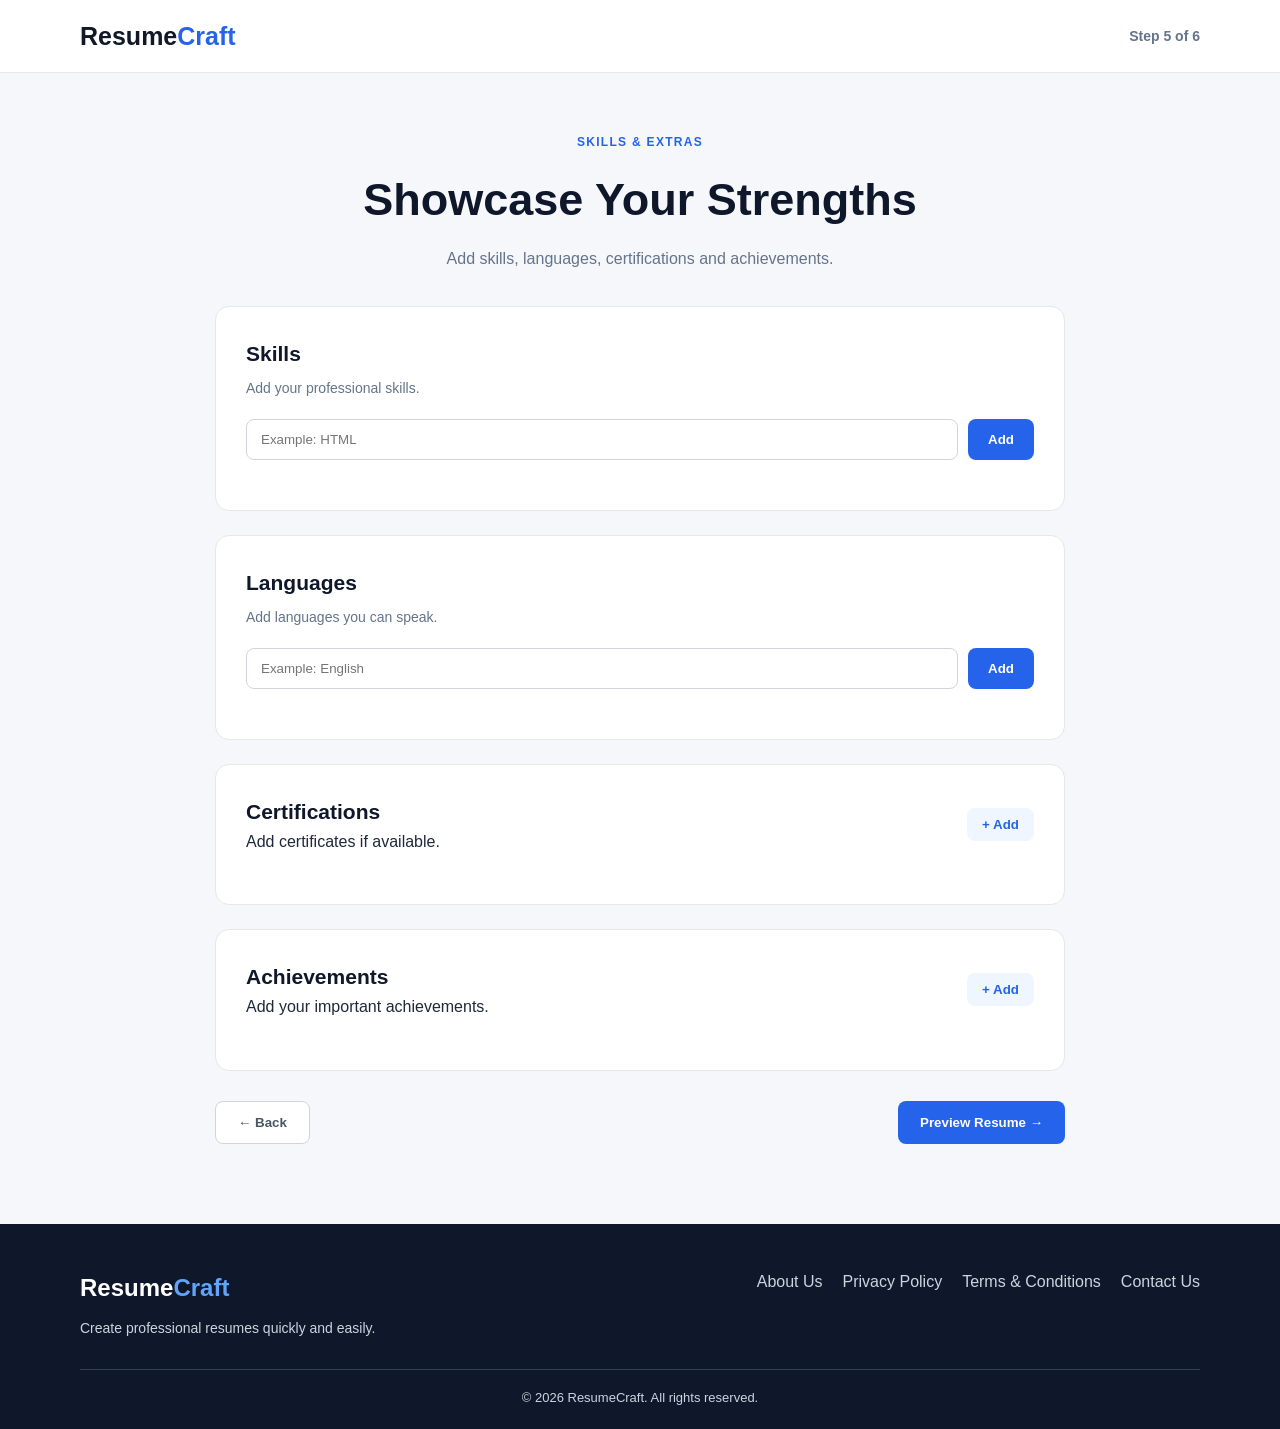
<file: skills.html>
<!DOCTYPE html>
<html lang="en">

<head>

    <meta charset="UTF-8">

    <meta name="viewport"
        content="width=device-width, initial-scale=1.0">

    <title>Skills - ResumeCraft</title>

<meta name="description"
    content="Add professional skills, achievements and additional information to your resume.">

<meta name="robots" content="noindex, follow">
    <link rel="stylesheet"
        href="css/style.css">

    <link rel="stylesheet"
        href="css/skills.css">

</head>

<body>


    <header class="header">

        <div class="container header-container">

            <a href="index.html"
                class="logo">

                Resume<span>Craft</span>

            </a>

            <div class="step-indicator">
                Step 5 of 6
            </div>

        </div>

    </header>


    <main class="form-page">

        <div class="container form-container">


            <div class="page-heading">

                <span>SKILLS & EXTRAS</span>

                <h1>
                    Showcase Your Strengths
                </h1>

                <p>
                    Add skills, languages, certifications
                    and achievements.
                </p>

            </div>


            <!-- SKILLS -->

            <div class="extra-card">

                <h2>Skills</h2>

                <p>
                    Add your professional skills.
                </p>

                <div class="tag-input-area">

                    <input type="text"
                        id="skillInput"
                        placeholder="Example: HTML">

                    <button id="addSkill">
                        Add
                    </button>

                </div>

                <div id="skillsList"
                    class="tags-list">

                </div>

            </div>


            <!-- LANGUAGES -->

            <div class="extra-card">

                <h2>Languages</h2>

                <p>
                    Add languages you can speak.
                </p>

                <div class="tag-input-area">

                    <input type="text"
                        id="languageInput"
                        placeholder="Example: English">

                    <button id="addLanguage">
                        Add
                    </button>

                </div>

                <div id="languagesList"
                    class="tags-list">

                </div>

            </div>


            <!-- CERTIFICATIONS -->

            <div class="extra-card">

                <div class="card-title-row">

                    <div>

                        <h2>Certifications</h2>

                        <p>
                            Add certificates if available.
                        </p>

                    </div>

                    <button id="addCertification"
                        class="small-add-button">

                        + Add

                    </button>

                </div>

                <div id="certificationsList">

                </div>

            </div>


            <!-- ACHIEVEMENTS -->

            <div class="extra-card">

                <div class="card-title-row">

                    <div>

                        <h2>Achievements</h2>

                        <p>
                            Add your important achievements.
                        </p>

                    </div>

                    <button id="addAchievement"
                        class="small-add-button">

                        + Add

                    </button>

                </div>

                <div id="achievementsList">

                </div>

            </div>


            <div class="form-actions">

                <button id="backButton"
                    class="back-button">

                    ← Back

                </button>


                <button id="nextButton"
                    class="next-button">

                    Preview Resume →

                </button>

            </div>


        </div>

    </main>

<footer class="footer"><div class="container footer-container">

    <div>
        <div class="footer-logo">
            Resume<span>Craft</span>
        </div>

        <p>
            Create professional resumes quickly and easily.
        </p>
    </div>


    <div class="footer-links">

        <a href="about.html">About Us</a>

        <a href="privacy.html">Privacy Policy</a>

        <a href="terms.html">Terms & Conditions</a>

        <a href="contact.html">Contact Us</a>

    </div>

</div>


<div class="container footer-bottom">
    © 2026 ResumeCraft. All rights reserved.
</div>

</footer>
    <script src="js/skills.js"></script>

</body>

</html>
</file>
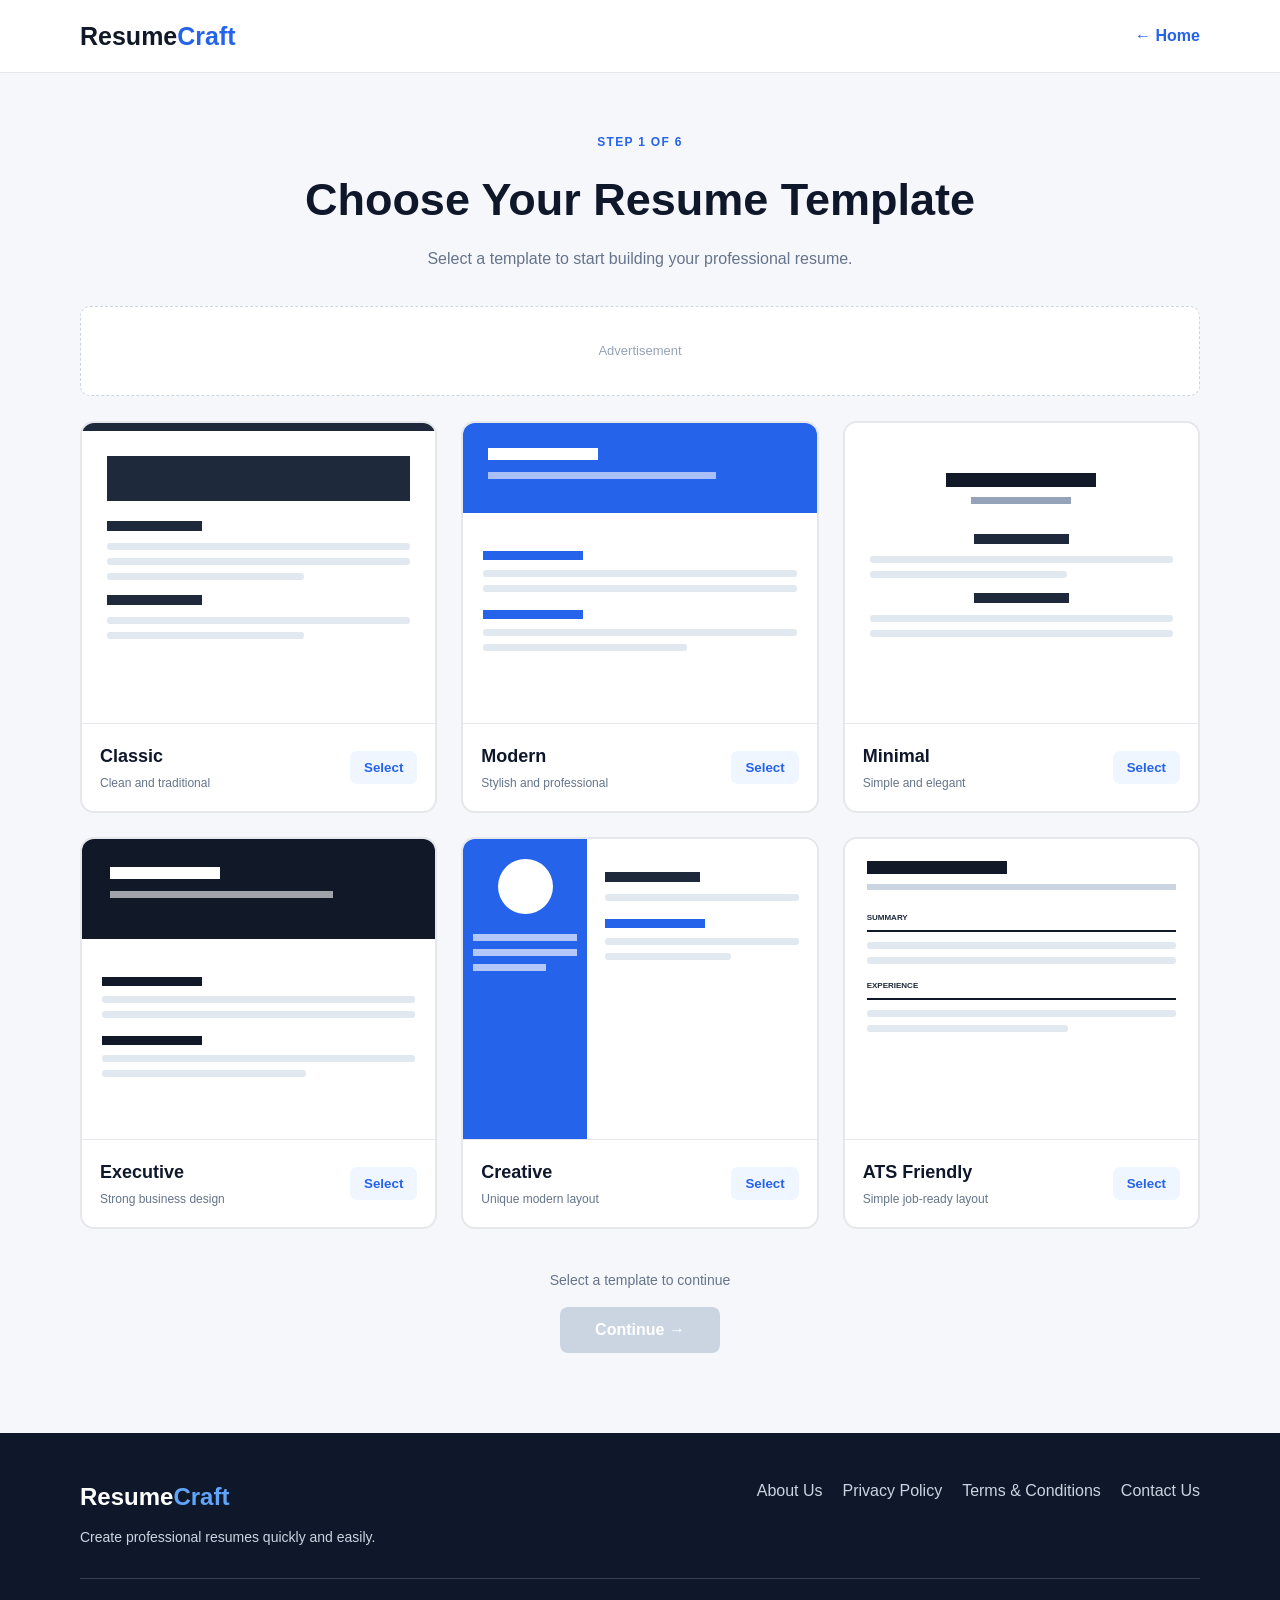
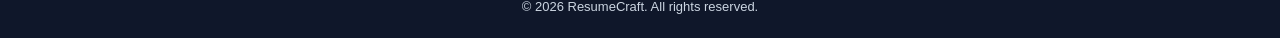
<file: templates.html>
<!DOCTYPE html>
<html lang="en">

<head>

    <meta charset="UTF-8">

    <meta name="viewport"
        content="width=device-width, initial-scale=1.0">

    <title>Resume Templates | ResumeCraft</title>

<meta name="description"
    content="Choose from professional resume templates and create your resume easily with ResumeCraft.">

<meta name="robots" content="index, follow">
    <link rel="stylesheet"
        href="css/style.css">

    <link rel="stylesheet"
        href="css/templates.css">

</head>

<body>


    <header class="header">

        <div class="container header-container">

            <a href="index.html"
                class="logo">

                Resume<span>Craft</span>

            </a>

            <a href="index.html"
                class="back-home">

                ← Home

            </a>

        </div>

    </header>


    <main class="form-page">

        <div class="container">


            <div class="page-heading">

                <span>STEP 1 OF 6</span>

                <h1>
                    Choose Your Resume Template
                </h1>

                <p>
                    Select a template to start building
                    your professional resume.
                </p>

            </div>


            <div class="ad-box">
                Advertisement
            </div>


            <div class="templates-grid">


                <!-- CLASSIC -->

                <div class="template-card"
                    data-template="classic">

                    <div class="template-preview classic-preview">

                        <div class="fake-header"></div>

                        <div class="fake-title"></div>

                        <div class="fake-line"></div>
                        <div class="fake-line"></div>
                        <div class="fake-line short"></div>

                        <div class="fake-title"></div>

                        <div class="fake-line"></div>
                        <div class="fake-line short"></div>

                    </div>

                    <div class="template-info">

                        <div>

                            <h3>Classic</h3>

                            <p>
                                Clean and traditional
                            </p>

                        </div>

                        <button class="select-template"
                            data-template="classic">

                            Select

                        </button>

                    </div>

                </div>


                <!-- MODERN -->

                <div class="template-card"
                    data-template="modern">

                    <div class="template-preview modern-preview">

                        <div class="modern-header">

                            <div class="fake-white-title"></div>

                            <div class="fake-white-line"></div>

                        </div>

                        <div class="template-content">

                            <div class="fake-blue-title"></div>

                            <div class="fake-line"></div>
                            <div class="fake-line"></div>

                            <div class="fake-blue-title"></div>

                            <div class="fake-line"></div>
                            <div class="fake-line short"></div>

                        </div>

                    </div>

                    <div class="template-info">

                        <div>

                            <h3>Modern</h3>

                            <p>
                                Stylish and professional
                            </p>

                        </div>

                        <button class="select-template"
                            data-template="modern">

                            Select

                        </button>

                    </div>

                </div>


                <!-- MINIMAL -->

                <div class="template-card"
                    data-template="minimal">

                    <div class="template-preview minimal-preview">

                        <div class="minimal-name"></div>

                        <div class="minimal-subtitle"></div>

                        <div class="fake-title center"></div>

                        <div class="fake-line"></div>
                        <div class="fake-line short"></div>

                        <div class="fake-title center"></div>

                        <div class="fake-line"></div>
                        <div class="fake-line"></div>

                    </div>

                    <div class="template-info">

                        <div>

                            <h3>Minimal</h3>

                            <p>
                                Simple and elegant
                            </p>

                        </div>

                        <button class="select-template"
                            data-template="minimal">

                            Select

                        </button>

                    </div>

                </div>


                <!-- EXECUTIVE -->

                <div class="template-card"
                    data-template="executive">

                    <div class="template-preview executive-preview">

                        <div class="executive-header">

                            <div class="fake-white-title"></div>

                            <div class="fake-white-line"></div>

                        </div>

                        <div class="template-content">

                            <div class="fake-dark-title"></div>

                            <div class="fake-line"></div>
                            <div class="fake-line"></div>

                            <div class="fake-dark-title"></div>

                            <div class="fake-line"></div>
                            <div class="fake-line short"></div>

                        </div>

                    </div>

                    <div class="template-info">

                        <div>

                            <h3>Executive</h3>

                            <p>
                                Strong business design
                            </p>

                        </div>

                        <button class="select-template"
                            data-template="executive">

                            Select

                        </button>

                    </div>

                </div>


                <!-- CREATIVE -->

                <div class="template-card"
                    data-template="creative">

                    <div class="template-preview creative-preview">

                        <div class="creative-sidebar">

                            <div class="creative-photo"></div>

                            <div class="creative-line"></div>
                            <div class="creative-line"></div>
                            <div class="creative-line short"></div>

                        </div>

                        <div class="creative-main">

                            <div class="fake-title"></div>

                            <div class="fake-line"></div>

                            <div class="fake-blue-title"></div>

                            <div class="fake-line"></div>
                            <div class="fake-line short"></div>

                        </div>

                    </div>

                    <div class="template-info">

                        <div>

                            <h3>Creative</h3>

                            <p>
                                Unique modern layout
                            </p>

                        </div>

                        <button class="select-template"
                            data-template="creative">

                            Select

                        </button>

                    </div>

                </div>


                <!-- ATS -->

                <div class="template-card"
                    data-template="ats">

                    <div class="template-preview ats-preview">

                        <div class="ats-name"></div>

                        <div class="ats-contact"></div>

                        <div class="ats-heading">
                            SUMMARY
                        </div>

                        <div class="fake-line"></div>
                        <div class="fake-line"></div>

                        <div class="ats-heading">
                            EXPERIENCE
                        </div>

                        <div class="fake-line"></div>
                        <div class="fake-line short"></div>

                    </div>

                    <div class="template-info">

                        <div>

                            <h3>ATS Friendly</h3>

                            <p>
                                Simple job-ready layout
                            </p>

                        </div>

                        <button class="select-template"
                            data-template="ats">

                            Select

                        </button>

                    </div>

                </div>


            </div>


            <div class="continue-area">

                <p id="selectedMessage">
                    Select a template to continue
                </p>

                <button id="continueButton"
                    class="continue-button"
                    disabled>

                    Continue →

                </button>

            </div>


        </div>

    </main>

<footer class="footer"><div class="container footer-container">

    <div>
        <div class="footer-logo">
            Resume<span>Craft</span>
        </div>

        <p>
            Create professional resumes quickly and easily.
        </p>
    </div>


    <div class="footer-links">

        <a href="about.html">About Us</a>

        <a href="privacy.html">Privacy Policy</a>

        <a href="terms.html">Terms & Conditions</a>

        <a href="contact.html">Contact Us</a>

    </div>

</div>


<div class="container footer-bottom">
    © 2026 ResumeCraft. All rights reserved.
</div>

</footer>
    <script src="js/templates.js"></script>

</body>

</html>
</file>
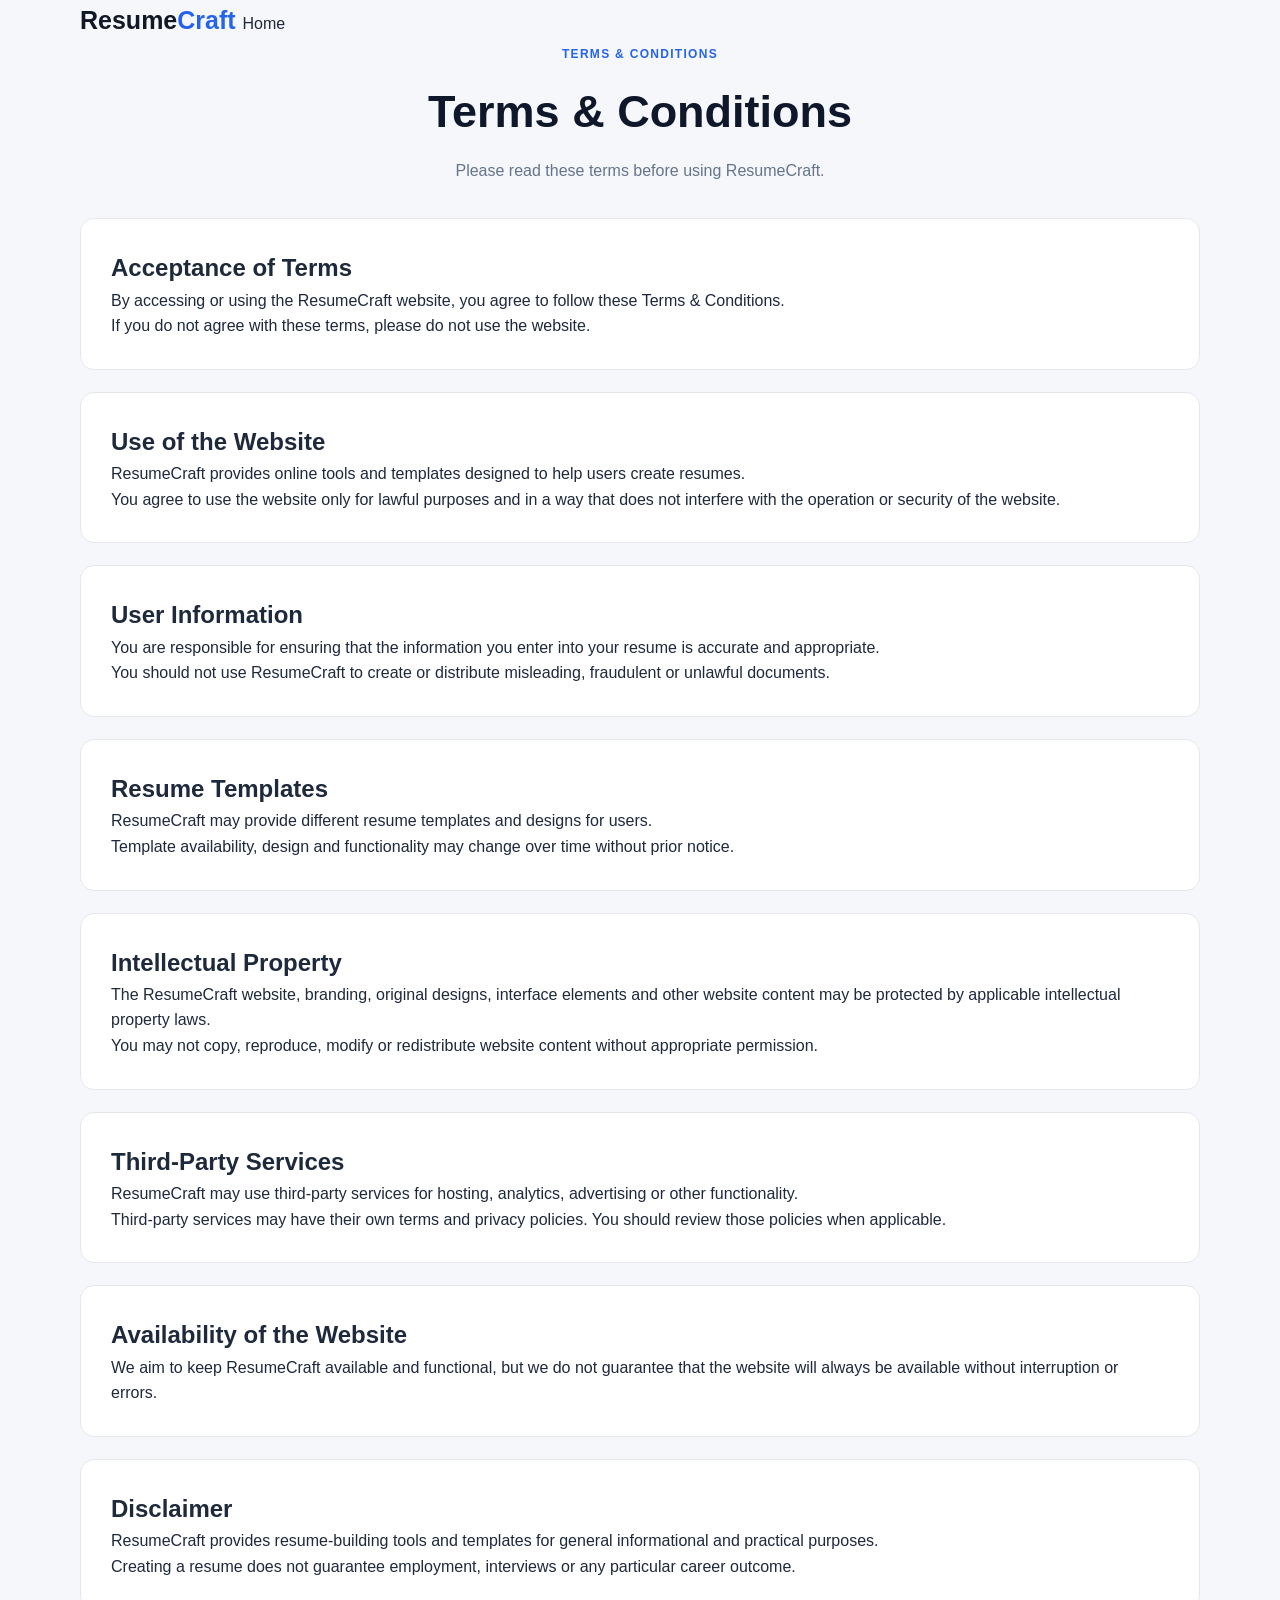
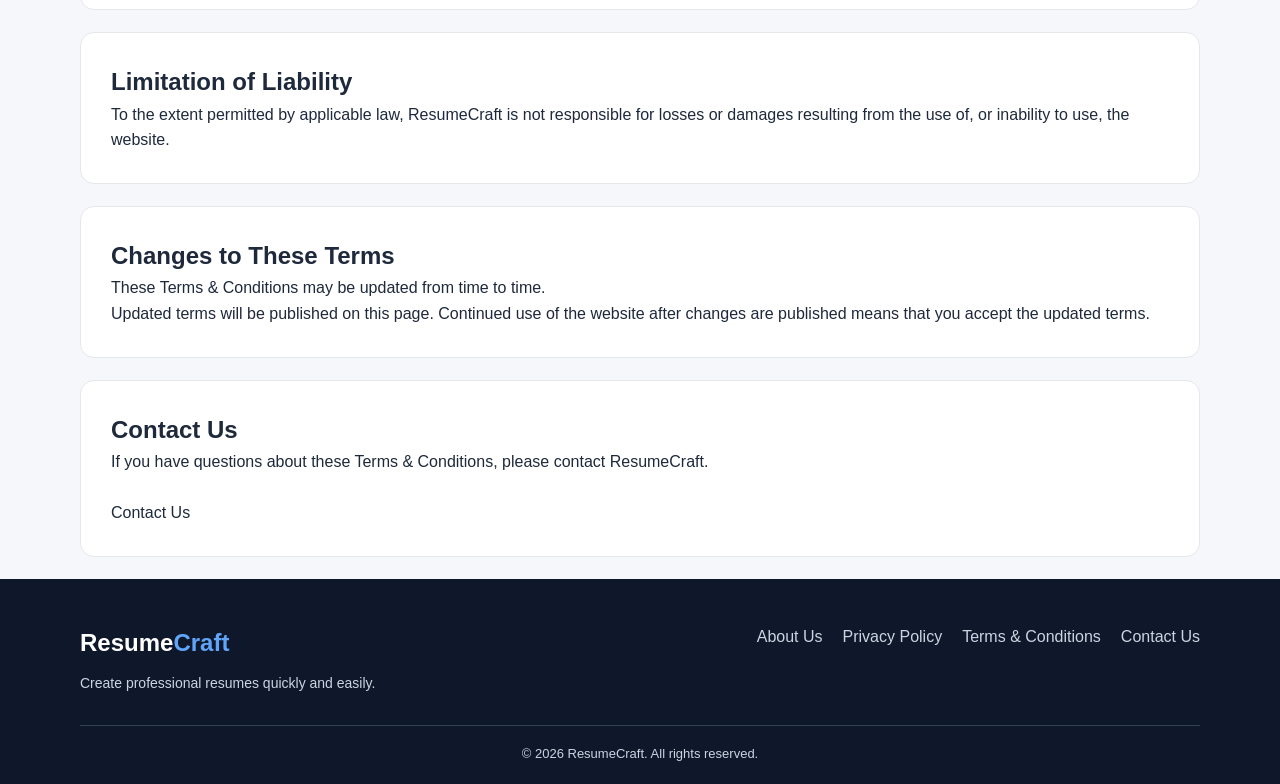
<file: terms.html>
<!DOCTYPE html>
<html lang="en">

<head>

    <meta charset="UTF-8">

    <meta name="viewport"
        content="width=device-width, initial-scale=1.0">

    <title>Terms & Conditions | ResumeCraft</title>

    <meta name="description"
        content="Read the Terms and Conditions for using ResumeCraft, an online resume builder.">

    <meta name="robots"
        content="index, follow">

    <meta name="author"
        content="ResumeCraft">

    <link rel="canonical"
        href="https://resumecraftonline.github.io/resumecraft/terms.html">

    <link rel="stylesheet"
        href="css/style.css">

</head>

<body>

<div class="app">

    <!-- Header -->

    <header class="topbar">

        <div class="container">

            <a href="index.html" class="logo">
                Resume<span>Craft</span>
            </a>

            <a href="index.html" class="back-btn">
                Home
            </a>

        </div>

    </header>


    <!-- Main Content -->

    <main>

        <section class="seo-content">

            <div class="container">

                <div class="page-heading">

                    <span>TERMS & CONDITIONS</span>

                    <h1>
                        Terms & Conditions
                    </h1>

                    <p>
                        Please read these terms before using
                        ResumeCraft.
                    </p>

                </div>


                <div class="form-card">

                    <h2>Acceptance of Terms</h2>

                    <p>
                        By accessing or using the ResumeCraft website,
                        you agree to follow these Terms & Conditions.
                    </p>

                    <p>
                        If you do not agree with these terms, please
                        do not use the website.
                    </p>

                </div>


                <div class="form-card">

                    <h2>Use of the Website</h2>

                    <p>
                        ResumeCraft provides online tools and templates
                        designed to help users create resumes.
                    </p>

                    <p>
                        You agree to use the website only for lawful
                        purposes and in a way that does not interfere
                        with the operation or security of the website.
                    </p>

                </div>


                <div class="form-card">

                    <h2>User Information</h2>

                    <p>
                        You are responsible for ensuring that the
                        information you enter into your resume is
                        accurate and appropriate.
                    </p>

                    <p>
                        You should not use ResumeCraft to create or
                        distribute misleading, fraudulent or unlawful
                        documents.
                    </p>

                </div>


                <div class="form-card">

                    <h2>Resume Templates</h2>

                    <p>
                        ResumeCraft may provide different resume
                        templates and designs for users.
                    </p>

                    <p>
                        Template availability, design and functionality
                        may change over time without prior notice.
                    </p>

                </div>


                <div class="form-card">

                    <h2>Intellectual Property</h2>

                    <p>
                        The ResumeCraft website, branding, original
                        designs, interface elements and other website
                        content may be protected by applicable
                        intellectual property laws.
                    </p>

                    <p>
                        You may not copy, reproduce, modify or
                        redistribute website content without appropriate
                        permission.
                    </p>

                </div>


                <div class="form-card">

                    <h2>Third-Party Services</h2>

                    <p>
                        ResumeCraft may use third-party services for
                        hosting, analytics, advertising or other
                        functionality.
                    </p>

                    <p>
                        Third-party services may have their own terms
                        and privacy policies. You should review those
                        policies when applicable.
                    </p>

                </div>


                <div class="form-card">

                    <h2>Availability of the Website</h2>

                    <p>
                        We aim to keep ResumeCraft available and
                        functional, but we do not guarantee that the
                        website will always be available without
                        interruption or errors.
                    </p>

                </div>


                <div class="form-card">

                    <h2>Disclaimer</h2>

                    <p>
                        ResumeCraft provides resume-building tools and
                        templates for general informational and
                        practical purposes.
                    </p>

                    <p>
                        Creating a resume does not guarantee employment,
                        interviews or any particular career outcome.
                    </p>

                </div>


                <div class="form-card">

                    <h2>Limitation of Liability</h2>

                    <p>
                        To the extent permitted by applicable law,
                        ResumeCraft is not responsible for losses or
                        damages resulting from the use of, or inability
                        to use, the website.
                    </p>

                </div>


                <div class="form-card">

                    <h2>Changes to These Terms</h2>

                    <p>
                        These Terms & Conditions may be updated from
                        time to time.
                    </p>

                    <p>
                        Updated terms will be published on this page.
                        Continued use of the website after changes are
                        published means that you accept the updated
                        terms.
                    </p>

                </div>


                <div class="form-card">

                    <h2>Contact Us</h2>

                    <p>
                        If you have questions about these Terms &
                        Conditions, please contact ResumeCraft.
                    </p>

                    <br>

                    <a href="contact.html" class="primary-btn">
                        Contact Us
                    </a>

                </div>


            </div>

        </section>

    </main>


    <!-- Footer -->

    <footer class="footer">

        <div class="container footer-container">

            <div>

                <div class="footer-logo">
                    Resume<span>Craft</span>
                </div>

                <p>
                    Create professional resumes quickly
                    and easily.
                </p>

            </div>


            <div class="footer-links">

                <a href="about.html">
                    About Us
                </a>

                <a href="privacy.html">
                    Privacy Policy
                </a>

                <a href="terms.html">
                    Terms & Conditions
                </a>

                <a href="contact.html">
                    Contact Us
                </a>

            </div>

        </div>


        <div class="container footer-bottom">

            © 2026 ResumeCraft.
            All rights reserved.

        </div>

    </footer>

</div>

</body>

</html>
</file>
<file: css/style.css>
/* =========================
   RESET
========================= */

* {
    margin: 0;
    padding: 0;
    box-sizing: border-box;
}

html {
    scroll-behavior: smooth;
}

body {
    font-family: Arial, sans-serif;
    background: #f6f7fb;
    color: #1e293b;
    line-height: 1.6;
}

a {
    text-decoration: none;
    color: inherit;
}

button,
input,
textarea {
    font-family: inherit;
}

button {
    cursor: pointer;
}


/* =========================
   CONTAINER
========================= */

.container {
    width: min(1120px, 92%);
    margin: auto;
}


/* =========================
   HEADER
========================= */

.header {
    background: #ffffff;
    border-bottom: 1px solid #e5e7eb;
    position: sticky;
    top: 0;
    z-index: 100;
}

.header-container {
    min-height: 72px;
    display: flex;
    align-items: center;
    justify-content: space-between;
    gap: 20px;
}

.logo {
    font-size: 25px;
    font-weight: 800;
    color: #111827;
}

.logo span {
    color: #2563eb;
}

.navigation {
    display: flex;
    align-items: center;
    gap: 28px;
}

.navigation a {
    font-size: 15px;
    color: #475569;
    transition: 0.3s;
}

.navigation a:hover {
    color: #2563eb;
}

.header-button {
    background: #2563eb;
    color: #ffffff;
    padding: 11px 20px;
    border-radius: 8px;
    font-weight: 600;
    transition: 0.3s;
}

.header-button:hover {
    background: #1d4ed8;
}

.back-home {
    font-weight: 600;
    color: #2563eb;
}

.step-indicator {
    font-size: 14px;
    font-weight: 600;
    color: #64748b;
}


/* =========================
   HERO
========================= */

.hero {
    padding: 85px 0;
    overflow: hidden;
}

.hero-container {
    display: grid;
    grid-template-columns: 1fr 1fr;
    gap: 70px;
    align-items: center;
}

.hero-badge {
    display: inline-block;
    background: #dbeafe;
    color: #2563eb;
    padding: 7px 13px;
    border-radius: 30px;
    font-size: 12px;
    font-weight: 700;
    letter-spacing: 1px;
    margin-bottom: 20px;
}

.hero h1 {
    font-size: clamp(42px, 6vw, 68px);
    line-height: 1.1;
    color: #0f172a;
    margin-bottom: 22px;
}

.hero h1 span {
    display: block;
    color: #2563eb;
}

.hero p {
    max-width: 570px;
    color: #64748b;
    font-size: 17px;
}

.hero-buttons {
    display: flex;
    gap: 15px;
    margin-top: 30px;
    flex-wrap: wrap;
}

.primary-button,
.secondary-button {
    padding: 14px 24px;
    border-radius: 9px;
    font-weight: 700;
    transition: 0.3s;
}

.primary-button {
    background: #2563eb;
    color: #ffffff;
}

.primary-button:hover {
    background: #1d4ed8;
    transform: translateY(-2px);
}

.secondary-button {
    background: #ffffff;
    border: 1px solid #d1d5db;
    color: #334155;
}

.secondary-button:hover {
    border-color: #2563eb;
    color: #2563eb;
}

.hero-points {
    display: flex;
    flex-wrap: wrap;
    gap: 20px;
    margin-top: 28px;
    color: #475569;
    font-size: 14px;
    font-weight: 600;
}


/* =========================
   HERO RESUME PREVIEW
========================= */

.hero-visual {
    display: flex;
    justify-content: center;
}

.hero-resume {
    width: 340px;
    min-height: 420px;
    background: #ffffff;
    border-radius: 12px;
    padding: 28px;
    box-shadow: 0 25px 60px rgba(15, 23, 42, 0.15);
    transform: rotate(3deg);
}

.mini-resume-header {
    display: flex;
    gap: 14px;
    align-items: center;
    margin-bottom: 30px;
}

.mini-profile {
    width: 55px;
    height: 55px;
    border-radius: 50%;
    background: #dbeafe;
}

.mini-name {
    width: 130px;
    height: 13px;
    background: #1e293b;
    border-radius: 5px;
    margin-bottom: 9px;
}

.mini-small-line {
    width: 90px;
    height: 8px;
    background: #cbd5e1;
    border-radius: 5px;
}

.mini-section {
    margin-bottom: 22px;
}

.mini-title {
    width: 80px;
    height: 10px;
    background: #2563eb;
    border-radius: 5px;
    margin-bottom: 12px;
}

.mini-line {
    width: 100%;
    height: 7px;
    background: #e2e8f0;
    border-radius: 5px;
    margin-bottom: 8px;
}

.mini-line.short {
    width: 65%;
}

.mini-tags {
    display: flex;
    gap: 8px;
}

.mini-tags span {
    width: 60px;
    height: 22px;
    border-radius: 20px;
    background: #dbeafe;
}


/* =========================
   ADVERTISEMENT
========================= */

.ad-box {
    margin: 25px 0;
    min-height: 90px;
    background: #ffffff;
    border: 1px dashed #cbd5e1;
    border-radius: 10px;
    display: flex;
    align-items: center;
    justify-content: center;
    color: #94a3b8;
    font-size: 13px;
}


/* =========================
   SECTION COMMON
========================= */

.features-section,
.how-section {
    padding: 90px 0;
}

.how-section {
    background: #ffffff;
}

.section-heading {
    text-align: center;
    max-width: 700px;
    margin: 0 auto 50px;
}

.section-heading span {
    color: #2563eb;
    font-size: 12px;
    font-weight: 800;
    letter-spacing: 1.5px;
}

.section-heading h2 {
    margin-top: 12px;
    font-size: clamp(30px, 4vw, 45px);
    line-height: 1.2;
    color: #0f172a;
}

.section-heading p {
    margin-top: 15px;
    color: #64748b;
}


/* =========================
   FEATURES
========================= */

.features-grid {
    display: grid;
    grid-template-columns: repeat(4, 1fr);
    gap: 20px;
}

.feature-card {
    background: #ffffff;
    padding: 28px 22px;
    border-radius: 12px;
    border: 1px solid #e5e7eb;
    transition: 0.3s;
}

.feature-card:hover {
    transform: translateY(-5px);
    box-shadow: 0 15px 35px rgba(15, 23, 42, 0.08);
}

.feature-icon {
    font-size: 28px;
    margin-bottom: 15px;
}

.feature-card h3 {
    font-size: 18px;
    margin-bottom: 8px;
    color: #0f172a;
}

.feature-card p {
    font-size: 14px;
    color: #64748b;
}


/* =========================
   STEPS
========================= */

.steps-grid {
    display: grid;
    grid-template-columns: repeat(3, 1fr);
    gap: 25px;
}

.step-card {
    text-align: center;
    padding: 20px;
}

.step-number {
    width: 60px;
    height: 60px;
    margin: auto auto 20px;
    border-radius: 50%;
    display: flex;
    align-items: center;
    justify-content: center;
    background: #dbeafe;
    color: #2563eb;
    font-weight: 800;
}

.step-card h3 {
    margin-bottom: 8px;
    color: #0f172a;
}

.step-card p {
    color: #64748b;
    font-size: 14px;
}

.center-button {
    text-align: center;
    margin-top: 35px;
}


/* =========================
   CTA
========================= */

.cta-section {
    padding: 80px 0;
}

.cta-box {
    background: #2563eb;
    padding: 50px;
    border-radius: 18px;
    display: flex;
    justify-content: space-between;
    align-items: center;
    gap: 25px;
    color: #ffffff;
}

.cta-box span {
    font-size: 12px;
    font-weight: 700;
    letter-spacing: 1.5px;
    opacity: 0.8;
}

.cta-box h2 {
    font-size: 34px;
    margin: 8px 0;
}

.cta-box p {
    opacity: 0.85;
}

.cta-button {
    background: #ffffff;
    color: #2563eb;
    padding: 14px 24px;
    border-radius: 8px;
    font-weight: 700;
    white-space: nowrap;
}


/* =========================
   FORM PAGES
========================= */

.form-page {
    min-height: calc(100vh - 72px);
    padding: 55px 0 80px;
}

.form-container {
    max-width: 850px;
}

.page-heading {
    text-align: center;
    margin-bottom: 35px;
}

.page-heading span {
    color: #2563eb;
    font-size: 12px;
    font-weight: 800;
    letter-spacing: 1.3px;
}

.page-heading h1 {
    font-size: clamp(30px, 5vw, 45px);
    margin: 10px 0;
    color: #0f172a;
}

.page-heading p {
    color: #64748b;
}


/* =========================
   COMMON FORM
========================= */

.form-card,
.extra-card,
.education-card,
.experience-card {
    background: #ffffff;
    border: 1px solid #e5e7eb;
    border-radius: 14px;
    padding: 30px;
    margin-bottom: 22px;
}

.form-grid,
.entry-grid {
    display: grid;
    grid-template-columns: repeat(2, 1fr);
    gap: 20px;
}

.form-group {
    display: flex;
    flex-direction: column;
    gap: 8px;
}

.form-group.full-width,
.full-entry {
    grid-column: 1 / -1;
}

.form-group label {
    font-size: 14px;
    font-weight: 700;
    color: #334155;
}

.form-group input,
.form-group textarea,
.dynamic-entry input,
.dynamic-entry textarea {
    width: 100%;
    border: 1px solid #d1d5db;
    border-radius: 8px;
    padding: 13px;
    outline: none;
    font-size: 15px;
    transition: 0.2s;
    background: #ffffff;
}

.form-group input:focus,
.form-group textarea:focus,
.dynamic-entry input:focus,
.dynamic-entry textarea:focus {
    border-color: #2563eb;
    box-shadow: 0 0 0 3px rgba(37, 99, 235, 0.1);
}

textarea {
    resize: vertical;
}


/* =========================
   BUTTONS
========================= */

.form-actions {
    display: flex;
    justify-content: space-between;
    gap: 15px;
    margin-top: 30px;
}

.back-button,
.next-button,
.add-button,
.small-add-button {
    border: none;
    border-radius: 8px;
    font-weight: 700;
    padding: 13px 22px;
    transition: 0.25s;
}

.back-button {
    background: #ffffff;
    color: #475569;
    border: 1px solid #d1d5db;
}

.back-button:hover {
    border-color: #2563eb;
    color: #2563eb;
}

.next-button {
    background: #2563eb;
    color: #ffffff;
}

.next-button:hover {
    background: #1d4ed8;
}

.add-button {
    background: #eff6ff;
    color: #2563eb;
    border: 1px dashed #93c5fd;
    width: 100%;
    margin-top: 5px;
}

.add-button:hover {
    background: #dbeafe;
}

.small-add-button {
    background: #eff6ff;
    color: #2563eb;
    padding: 9px 15px;
}

.small-add-button:hover {
    background: #dbeafe;
}


/* =========================
   FOOTER
========================= */

.footer {
    background: #0f172a;
    color: #cbd5e1;
    padding: 45px 0 20px;
}

.footer-container {
    display: flex;
    justify-content: space-between;
    gap: 30px;
    padding-bottom: 30px;
}

.footer-logo {
    font-size: 24px;
    font-weight: 800;
    color: #ffffff;
}

.footer-logo span {
    color: #60a5fa;
}

.footer p {
    margin-top: 10px;
    font-size: 14px;
}

.footer-links {
    display: flex;
    gap: 20px;
}

.footer-links a:hover {
    color: #ffffff;
}

.footer-bottom {
    border-top: 1px solid #334155;
    text-align: center;
    padding-top: 18px;
    font-size: 13px;
}


/* =========================
   RESPONSIVE
========================= */

@media (max-width: 900px) {

    .hero-container {
        grid-template-columns: 1fr;
        text-align: center;
    }

    .hero p {
        margin: auto;
    }

    .hero-buttons,
    .hero-points {
        justify-content: center;
    }

    .features-grid {
        grid-template-columns: repeat(2, 1fr);
    }

    .hero-resume {
        transform: none;
    }

}

@media (max-width: 650px) {

    .header-container {
        min-height: 64px;
    }

    .navigation {
        display: none;
    }

    .header-button {
        padding: 9px 14px;
        font-size: 13px;
    }

    .hero {
        padding: 55px 0;
    }

    .hero h1 {
        font-size: 42px;
    }

    .features-section,
    .how-section {
        padding: 60px 0;
    }

    .features-grid,
    .steps-grid,
    .form-grid,
    .entry-grid {
        grid-template-columns: 1fr;
    }

    .cta-box {
        padding: 35px 25px;
        flex-direction: column;
        align-items: flex-start;
    }

    .cta-box h2 {
        font-size: 28px;
    }

    .form-card,
    .extra-card,
    .education-card,
    .experience-card {
        padding: 20px;
    }

    .form-actions {
        flex-direction: column-reverse;
    }

    .form-actions button {
        width: 100%;
    }

    .footer-container {
        flex-direction: column;
    }

    .footer-links {
        flex-wrap: wrap;
    }

}

@media (max-width: 420px) {

    .hero h1 {
        font-size: 36px;
    }

    .hero-resume {
        width: 100%;
        min-height: 380px;
    }

    .primary-button,
    .secondary-button {
        width: 100%;
        text-align: center;
    }

    .hero-buttons {
        flex-direction: column;
    }

}

/* ================================
   ADSENSE AD SPACE
================================ */

.ad-container {
    width: 100%;
    max-width: 728px;
    min-height: 90px;
    margin: 30px auto;
    padding: 15px;

    display: flex;
    align-items: center;
    justify-content: center;

    box-sizing: border-box;

    border: 1px dashed rgba(255, 255, 255, 0.15);
    border-radius: 12px;

    color: #777;
    font-size: 12px;
    text-align: center;

    background: rgba(255, 255, 255, 0.02);
}

.ad-container span {
    opacity: 0.7;
}


/* Mobile */

@media (max-width: 600px) {

    .ad-container {
        min-height: 100px;
        margin: 25px auto;
        padding: 12px;
    }

}
</file>
<file: css/education.css>
/* =========================
   EDUCATION PAGE
========================= */

.education-card {
    position: relative;
}

.entry-header {
    display: flex;
    justify-content: space-between;
    align-items: center;
    margin-bottom: 25px;
    padding-bottom: 16px;
    border-bottom: 1px solid #e5e7eb;
}

.entry-header h2 {
    font-size: 20px;
    color: #0f172a;
}

.remove-entry {
    border: none;
    background: #fee2e2;
    color: #dc2626;
    padding: 8px 13px;
    border-radius: 7px;
    font-size: 13px;
    font-weight: 700;
}

.remove-entry:hover {
    background: #fecaca;
}


/* =========================
   EMPTY EDUCATION
========================= */

#educationList:empty {
    display: none;
}


/* =========================
   RESPONSIVE
========================= */

@media (max-width: 550px) {

    .entry-header {
        gap: 15px;
    }

}
</file>
<file: css/experience.css>
/* =========================
   EXPERIENCE PAGE
========================= */

.experience-card {
    position: relative;
}

.entry-header {
    display: flex;
    justify-content: space-between;
    align-items: center;
    margin-bottom: 25px;
    padding-bottom: 16px;
    border-bottom: 1px solid #e5e7eb;
}

.entry-header h2 {
    font-size: 20px;
    color: #0f172a;
}

.remove-entry {
    border: none;
    background: #fee2e2;
    color: #dc2626;
    padding: 8px 13px;
    border-radius: 7px;
    font-size: 13px;
    font-weight: 700;
}

.remove-entry:hover {
    background: #fecaca;
}


/* =========================
   SKIP MESSAGE
========================= */

.skip-message {
    margin-top: 20px;
    background: #fffbeb;
    border: 1px solid #fde68a;
    color: #92400e;
    padding: 13px 16px;
    border-radius: 8px;
    font-size: 14px;
}


/* =========================
   TEXTAREA
========================= */

.jobDescription {
    min-height: 120px;
}
</file>
<file: css/personal.css>
/* =========================
   PERSONAL DETAILS
========================= */

.photo-section {
    display: flex;
    align-items: center;
    gap: 22px;
    padding-bottom: 28px;
    margin-bottom: 28px;
    border-bottom: 1px solid #e5e7eb;
}

.photo-preview {
    width: 110px;
    height: 110px;
    flex-shrink: 0;
    border-radius: 50%;
    background: #eff6ff;
    border: 2px dashed #93c5fd;
    display: flex;
    align-items: center;
    justify-content: center;
    color: #2563eb;
    font-size: 13px;
    font-weight: 700;
    overflow: hidden;
}

.photo-preview img {
    width: 100%;
    height: 100%;
    object-fit: cover;
}

#profilePhoto {
    display: none;
}

.upload-label {
    display: inline-flex;
    align-items: center;
    justify-content: center;
    background: #2563eb;
    color: #ffffff;
    padding: 11px 17px;
    border-radius: 8px;
    font-size: 14px;
    font-weight: 700;
    cursor: pointer;
    transition: 0.3s;
}

.upload-label:hover {
    background: #1d4ed8;
}

.small-text {
    color: #94a3b8;
    font-size: 12px;
    margin-top: 8px;
}


/* =========================
   RESPONSIVE
========================= */

@media (max-width: 550px) {

    .photo-section {
        flex-direction: column;
        align-items: flex-start;
    }

}
</file>
<file: css/preview.css>
/* =========================
   PREVIEW PAGE
========================= */

.preview-page {
    padding: 50px 0 80px;
}

.preview-actions-top {
    display: flex;
    gap: 10px;
}


/* =========================
   RESUME ACTIONS
========================= */

.resume-actions {
    display: flex;
    justify-content: center;
    gap: 12px;
    margin: 25px 0;
}

.bottom-resume-actions {
    margin-top: 35px;
}


/* =========================
   RESUME WRAPPER
========================= */

.resume-wrapper {
    display: flex;
    justify-content: center;
    overflow-x: auto;
    padding: 10px;
}


/* =========================
   MAIN RESUME
========================= */

.resume {
    width: 210mm;
    min-height: 297mm;
    background: #ffffff;
    color: #1f2937;
    padding: 18mm;
    box-shadow: 0 10px 35px rgba(15, 23, 42, 0.15);
    font-family: Arial, sans-serif;
}


/* =========================
   RESUME HEADER
========================= */

.resume-header {
    display: flex;
    gap: 20px;
    align-items: center;
    padding-bottom: 20px;
    margin-bottom: 20px;
    border-bottom: 2px solid #2563eb;
}

.resume-profile {
    width: 95px;
    height: 95px;
    border-radius: 50%;
    flex-shrink: 0;
    overflow: hidden;
}

.resume-profile:empty {
    display: none;
}

.resume-profile img {
    width: 100%;
    height: 100%;
    object-fit: cover;
}

.resume-name-area {
    flex: 1;
}

.resume-name-area h1 {
    font-size: 32px;
    line-height: 1.1;
    color: #0f172a;
    margin-bottom: 7px;
}

.resume-name-area h2 {
    font-size: 17px;
    color: #2563eb;
    font-weight: 600;
    margin-bottom: 12px;
}

.resume-contact {
    display: flex;
    flex-wrap: wrap;
    gap: 7px;
    color: #64748b;
    font-size: 12px;
}


/* =========================
   RESUME SECTIONS
========================= */

.resume-section {
    margin-bottom: 22px;
}

.resume-section h3 {
    text-transform: uppercase;
    font-size: 15px;
    letter-spacing: 1px;
    color: #2563eb;
    border-bottom: 1px solid #cbd5e1;
    padding-bottom: 6px;
    margin-bottom: 12px;
}

.summary {
    color: #475569;
    font-size: 13px;
    line-height: 1.7;
}


/* =========================
   RESUME ENTRY
========================= */

.resume-entry {
    display: flex;
    justify-content: space-between;
    gap: 20px;
    margin-bottom: 16px;
}

.entry-main {
    flex: 1;
}

.entry-main h4 {
    color: #0f172a;
    font-size: 15px;
    margin-bottom: 3px;
}

.entry-main strong {
    color: #334155;
    font-size: 13px;
}

.entry-main p {
    color: #64748b;
    font-size: 12px;
    margin-top: 3px;
}

.entry-main .description {
    margin-top: 8px;
    white-space: pre-line;
    line-height: 1.6;
}

.entry-date {
    color: #64748b;
    font-size: 12px;
    white-space: nowrap;
}


/* =========================
   TAGS
========================= */

.resume-tags {
    display: flex;
    flex-wrap: wrap;
    gap: 8px;
}

.resume-tags span {
    background: #eff6ff;
    color: #1d4ed8;
    padding: 6px 11px;
    border-radius: 20px;
    font-size: 11px;
    font-weight: 600;
}


/* =========================
   SIMPLE ENTRY
========================= */

.simple-entry {
    margin-bottom: 10px;
}

.simple-entry strong {
    display: block;
    color: #1e293b;
    font-size: 13px;
}

.simple-entry span,
.simple-entry p {
    color: #64748b;
    font-size: 12px;
    margin-top: 3px;
}


/* =========================
   TEMPLATE - CLASSIC
========================= */

.resume.classic {
    font-family: Georgia, serif;
}

.resume.classic .resume-header {
    border-bottom-color: #1e293b;
}

.resume.classic .resume-section h3 {
    color: #1e293b;
}


/* =========================
   TEMPLATE - MODERN
========================= */

.resume.modern {
    font-family: Arial, sans-serif;
}

.resume.modern .resume-header {
    background: #2563eb;
    color: #ffffff;
    padding: 22px;
    margin: -18mm -18mm 25px;
    border: none;
}

.resume.modern .resume-name-area h1 {
    color: #ffffff;
}

.resume.modern .resume-name-area h2 {
    color: #dbeafe;
}

.resume.modern .resume-contact {
    color: #eff6ff;
}

.resume.modern .resume-section h3 {
    color: #2563eb;
}


/* =========================
   TEMPLATE - MINIMAL
========================= */

.resume.minimal {
    font-family: Arial, sans-serif;
}

.resume.minimal .resume-header {
    display: block;
    text-align: center;
    border-bottom: 1px solid #d1d5db;
}

.resume.minimal .resume-profile {
    margin: auto auto 15px;
}

.resume.minimal .resume-contact {
    justify-content: center;
}

.resume.minimal .resume-section h3 {
    text-align: center;
    color: #111827;
    border: none;
}


/* =========================
   TEMPLATE - EXECUTIVE
========================= */

.resume.executive {
    font-family: Arial, sans-serif;
}

.resume.executive .resume-header {
    background: #111827;
    color: #ffffff;
    padding: 25px;
    margin: -18mm -18mm 25px;
    border: none;
}

.resume.executive .resume-name-area h1 {
    color: #ffffff;
}

.resume.executive .resume-name-area h2 {
    color: #94a3b8;
}

.resume.executive .resume-contact {
    color: #cbd5e1;
}

.resume.executive .resume-section h3 {
    color: #111827;
    border-bottom: 2px solid #111827;
}


/* =========================
   TEMPLATE - CREATIVE
========================= */

.resume.creative {
    position: relative;
    padding-left: 58mm;
}

.resume.creative::before {
    content: "";
    position: absolute;
    left: 0;
    top: 0;
    bottom: 0;
    width: 45mm;
    background: #2563eb;
}

.resume.creative .resume-header {
    position: relative;
    margin-left: -48mm;
    flex-direction: column;
    align-items: center;
    border: none;
    text-align: center;
}

.resume.creative .resume-profile {
    width: 85px;
    height: 85px;
    border: 4px solid #ffffff;
}

.resume.creative .resume-name-area h1,
.resume.creative .resume-name-area h2 {
    position: relative;
    z-index: 2;
}

.resume.creative .resume-section h3 {
    color: #2563eb;
}


/* =========================
   TEMPLATE - ATS
========================= */

.resume.ats {
    font-family: Arial, sans-serif;
    box-shadow: none;
}

.resume.ats .resume-header {
    display: block;
    border-bottom: 2px solid #111827;
}

.resume.ats .resume-profile {
    display: none;
}

.resume.ats .resume-name-area h1 {
    font-size: 30px;
    text-transform: uppercase;
}

.resume.ats .resume-name-area h2 {
    color: #374151;
}

.resume.ats .resume-section h3 {
    color: #111827;
    border-bottom: 1px solid #111827;
}

.resume.ats .resume-tags span {
    background: transparent;
    color: #111827;
    padding: 0;
    border-radius: 0;
}

.resume.ats .resume-tags span::after {
    content: ",";
}

.resume.ats .resume-tags span:last-child::after {
    content: "";
}


/* =========================
   PRINT
========================= */

@media print {

    body {
        background: #ffffff;
    }

    .header,
    .page-heading,
    .preview-ad,
    .resume-actions,
    .footer,
    .no-print {
        display: none !important;
    }

    .preview-page {
        padding: 0;
    }

    .container {
        width: 100%;
        margin: 0;
    }

    .resume-wrapper {
        padding: 0;
        display: block;
        overflow: visible;
    }

    .resume {
        width: 210mm;
        min-height: 297mm;
        box-shadow: none;
        margin: 0;
    }

    @page {
        size: A4;
        margin: 0;
    }

}


/* =========================
   MOBILE PREVIEW
========================= */

@media (max-width: 850px) {

    .resume-wrapper {
        justify-content: flex-start;
    }

    .resume {
        transform-origin: top left;
    }

}

@media (max-width: 650px) {

    .preview-actions-top {
        gap: 7px;
    }

    .preview-actions-top button {
        padding: 9px 12px;
        font-size: 12px;
    }

    .resume-actions {
        flex-direction: column;
    }

    .resume-actions button {
        width: 100%;
    }

    .resume-wrapper {
        padding: 0;
    }

    .resume {
        width: 100%;
        min-height: auto;
        padding: 25px 18px;
        box-shadow: none;
    }

    .resume-header {
        flex-direction: column;
        align-items: flex-start;
    }

    .resume-profile {
        width: 75px;
        height: 75px;
    }

    .resume-name-area h1 {
        font-size: 26px;
    }

    .resume-entry {
        flex-direction: column;
        gap: 5px;
    }

    .resume.creative {
        padding-left: 18px;
    }

    .resume.creative::before {
        display: none;
    }

    .resume.creative .resume-header {
        margin-left: 0;
    }

    .resume.modern .resume-header,
    .resume.executive .resume-header {
        margin: -25px -18px 25px;
    }

}
</file>
<file: css/skills.css>
/* =========================
   SKILLS PAGE
========================= */

.extra-card {
    margin-bottom: 24px;
}

.extra-card h2 {
    font-size: 21px;
    color: #0f172a;
}

.extra-card > p {
    color: #64748b;
    font-size: 14px;
    margin: 6px 0 20px;
}


/* =========================
   TAG INPUT
========================= */

.tag-input-area {
    display: flex;
    gap: 10px;
}

.tag-input-area input {
    flex: 1;
    border: 1px solid #d1d5db;
    border-radius: 8px;
    padding: 12px 14px;
    outline: none;
}

.tag-input-area input:focus {
    border-color: #2563eb;
    box-shadow: 0 0 0 3px rgba(37, 99, 235, 0.1);
}

.tag-input-area button {
    border: none;
    background: #2563eb;
    color: #ffffff;
    padding: 0 20px;
    border-radius: 8px;
    font-weight: 700;
}


/* =========================
   TAGS
========================= */

.tags-list {
    display: flex;
    flex-wrap: wrap;
    gap: 10px;
    margin-top: 20px;
}

.skill-tag {
    display: flex;
    align-items: center;
    gap: 8px;
    background: #eff6ff;
    color: #1d4ed8;
    padding: 8px 10px 8px 13px;
    border-radius: 30px;
    font-size: 14px;
    font-weight: 600;
}

.skill-tag button {
    border: none;
    width: 20px;
    height: 20px;
    border-radius: 50%;
    background: #bfdbfe;
    color: #1d4ed8;
    font-size: 17px;
    line-height: 1;
}


/* =========================
   CARD TITLE
========================= */

.card-title-row {
    display: flex;
    justify-content: space-between;
    gap: 15px;
    align-items: center;
    margin-bottom: 20px;
}


/* =========================
   DYNAMIC ENTRY
========================= */

.dynamic-entry {
    display: grid;
    grid-template-columns: 1.3fr 1fr 0.7fr auto;
    gap: 10px;
    align-items: start;
    margin-top: 14px;
}

.achievement-entry {
    grid-template-columns: 1fr 1.5fr auto;
}

.remove-dynamic {
    border: none;
    background: #fee2e2;
    color: #dc2626;
    padding: 12px 13px;
    border-radius: 8px;
    font-size: 13px;
    font-weight: 700;
}


/* =========================
   RESPONSIVE
========================= */

@media (max-width: 700px) {

    .dynamic-entry,
    .achievement-entry {
        grid-template-columns: 1fr;
    }

    .remove-dynamic {
        width: 100%;
    }

}

@media (max-width: 500px) {

    .tag-input-area {
        flex-direction: column;
    }

    .tag-input-area button {
        padding: 12px;
    }

    .card-title-row {
        align-items: flex-start;
        flex-direction: column;
    }

}
</file>
<file: css/templates.css>
/* =========================
   TEMPLATES PAGE
========================= */

.templates-grid {
    display: grid;
    grid-template-columns: repeat(3, 1fr);
    gap: 24px;
}

.template-card {
    background: #ffffff;
    border: 2px solid #e5e7eb;
    border-radius: 14px;
    overflow: hidden;
    cursor: pointer;
    transition: 0.3s;
}

.template-card:hover {
    transform: translateY(-5px);
    box-shadow: 0 18px 40px rgba(15, 23, 42, 0.12);
}

.template-card.selected {
    border-color: #2563eb;
    box-shadow: 0 0 0 3px rgba(37, 99, 235, 0.12);
}


/* =========================
   TEMPLATE PREVIEW
========================= */

.template-preview {
    height: 300px;
    padding: 25px;
    background: #ffffff;
    overflow: hidden;
}


/* COMMON FAKE ELEMENTS */

.fake-header {
    width: 100%;
    height: 45px;
    background: #1e293b;
    margin-bottom: 20px;
}

.fake-title {
    width: 95px;
    height: 10px;
    background: #1e293b;
    margin: 15px 0 12px;
}

.fake-line {
    width: 100%;
    height: 7px;
    background: #e2e8f0;
    margin-bottom: 8px;
    border-radius: 3px;
}

.fake-line.short {
    width: 65%;
}

.fake-white-title {
    width: 110px;
    height: 12px;
    background: #ffffff;
    margin-bottom: 12px;
}

.fake-white-line {
    width: 75%;
    height: 7px;
    background: rgba(255, 255, 255, 0.6);
}

.fake-blue-title {
    width: 100px;
    height: 9px;
    background: #2563eb;
    margin: 18px 0 10px;
}

.fake-dark-title {
    width: 100px;
    height: 9px;
    background: #111827;
    margin: 18px 0 10px;
}


/* =========================
   CLASSIC
========================= */

.classic-preview {
    border-top: 8px solid #1e293b;
}


/* =========================
   MODERN
========================= */

.modern-preview {
    padding: 0;
}

.modern-header {
    background: #2563eb;
    padding: 25px;
    height: 90px;
}

.template-content {
    padding: 20px;
}


/* =========================
   MINIMAL
========================= */

.minimal-preview {
    text-align: center;
}

.minimal-name {
    width: 150px;
    height: 14px;
    background: #111827;
    margin: 25px auto 10px;
}

.minimal-subtitle {
    width: 100px;
    height: 7px;
    background: #94a3b8;
    margin: auto auto 30px;
}

.fake-title.center {
    margin-left: auto;
    margin-right: auto;
}


/* =========================
   EXECUTIVE
========================= */

.executive-preview {
    padding: 0;
}

.executive-header {
    height: 100px;
    background: #111827;
    padding: 28px;
}


/* =========================
   CREATIVE
========================= */

.creative-preview {
    padding: 0;
    display: flex;
}

.creative-sidebar {
    width: 35%;
    background: #2563eb;
    padding: 20px 10px;
}

.creative-photo {
    width: 55px;
    height: 55px;
    background: #ffffff;
    border-radius: 50%;
    margin: auto auto 20px;
}

.creative-line {
    height: 7px;
    background: rgba(255, 255, 255, 0.65);
    margin-bottom: 8px;
}

.creative-line.short {
    width: 70%;
}

.creative-main {
    width: 65%;
    padding: 18px;
}


/* =========================
   ATS
========================= */

.ats-preview {
    font-family: Arial, sans-serif;
    padding: 22px;
}

.ats-name {
    width: 140px;
    height: 13px;
    background: #111827;
    margin-bottom: 10px;
}

.ats-contact {
    width: 100%;
    height: 6px;
    background: #cbd5e1;
    margin-bottom: 22px;
}

.ats-heading {
    font-size: 8px;
    font-weight: 800;
    border-bottom: 2px solid #111827;
    padding-bottom: 5px;
    margin: 16px 0 10px;
}


/* =========================
   TEMPLATE INFO
========================= */

.template-info {
    padding: 18px;
    border-top: 1px solid #e5e7eb;
    display: flex;
    align-items: center;
    justify-content: space-between;
    gap: 10px;
}

.template-info h3 {
    color: #0f172a;
    font-size: 18px;
}

.template-info p {
    color: #64748b;
    font-size: 12px;
    margin-top: 3px;
}

.select-template {
    border: none;
    background: #eff6ff;
    color: #2563eb;
    padding: 9px 14px;
    border-radius: 7px;
    font-weight: 700;
}

.template-card.selected .select-template {
    background: #2563eb;
    color: #ffffff;
}


/* =========================
   CONTINUE
========================= */

.continue-area {
    margin: 40px auto 0;
    text-align: center;
}

.continue-area p {
    color: #64748b;
    margin-bottom: 15px;
    font-size: 14px;
}

.continue-button {
    border: none;
    background: #2563eb;
    color: #ffffff;
    padding: 14px 35px;
    border-radius: 8px;
    font-size: 16px;
    font-weight: 700;
    transition: 0.3s;
}

.continue-button:disabled {
    background: #cbd5e1;
    cursor: not-allowed;
}

.continue-button:not(:disabled):hover {
    background: #1d4ed8;
}


/* =========================
   RESPONSIVE
========================= */

@media (max-width: 900px) {

    .templates-grid {
        grid-template-columns: repeat(2, 1fr);
    }

}

@media (max-width: 600px) {

    .templates-grid {
        grid-template-columns: 1fr;
    }

    .template-preview {
        height: 280px;
    }

}
</file>
